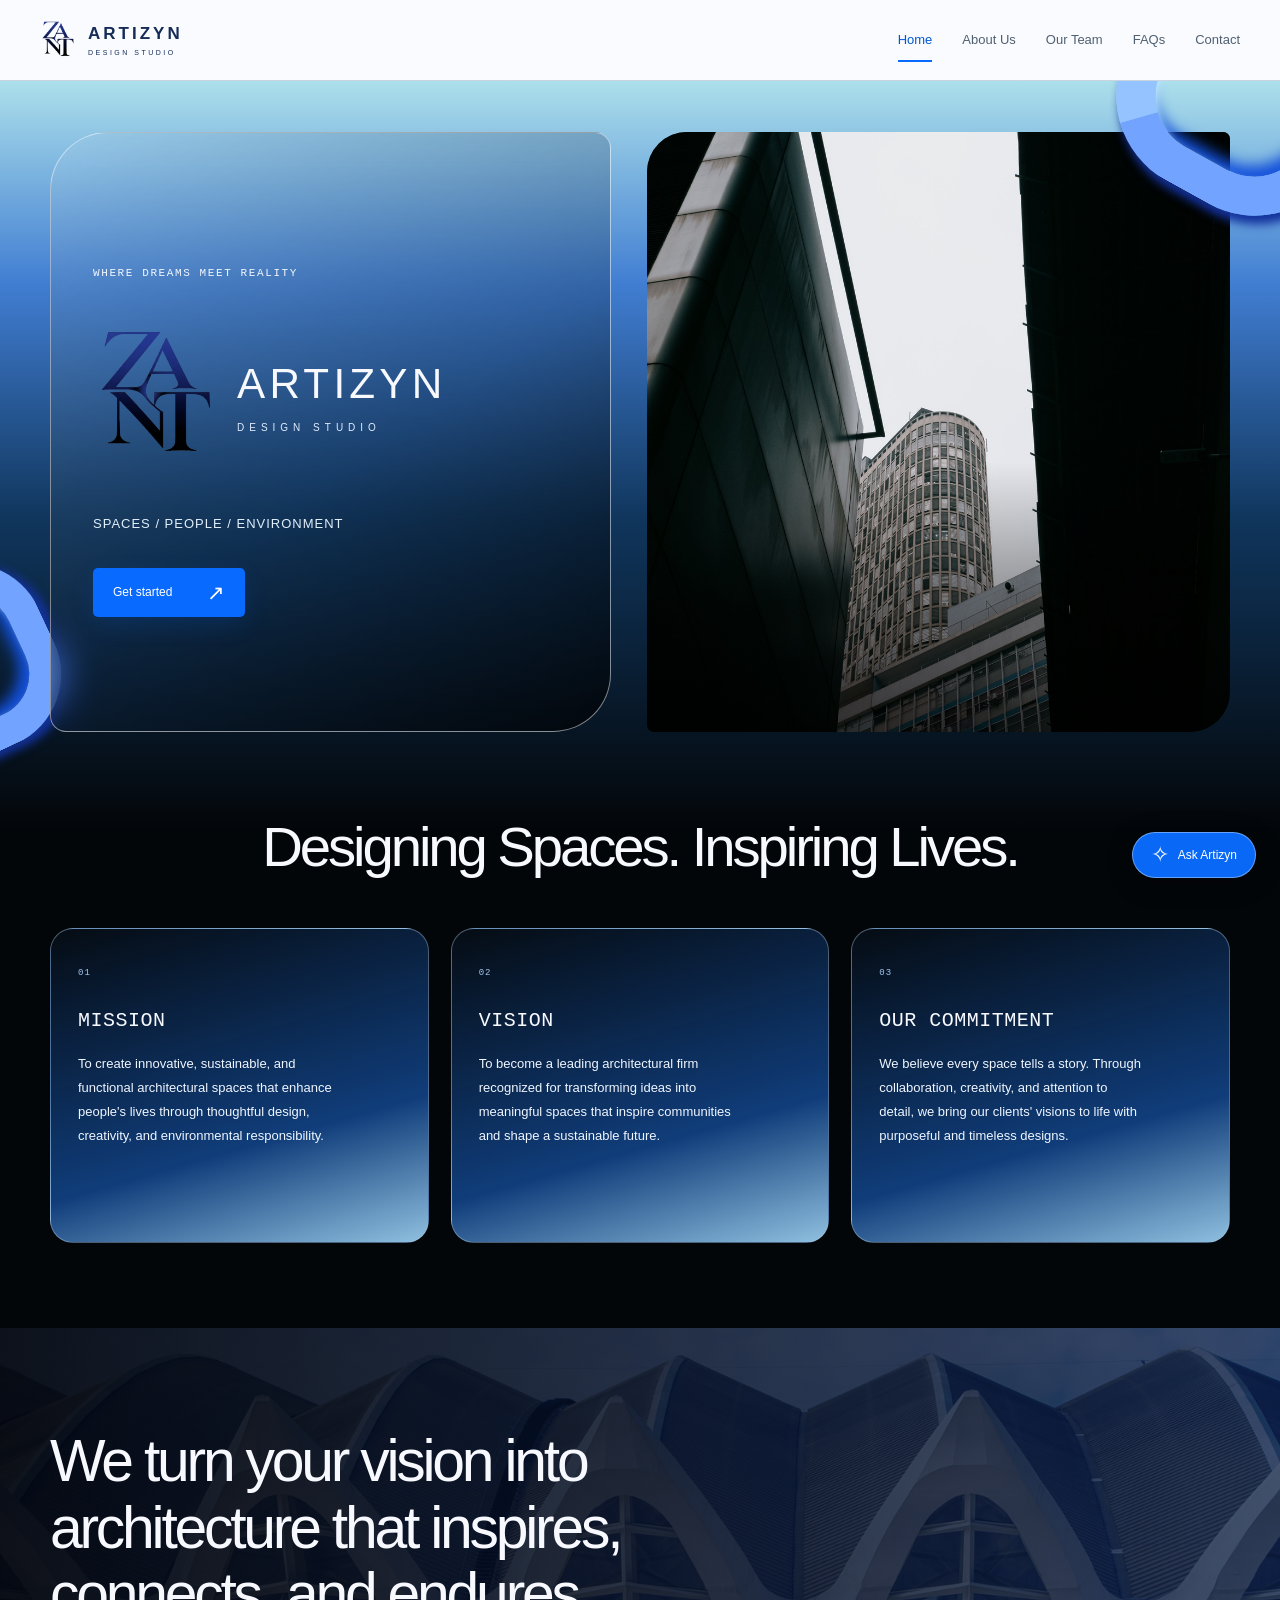
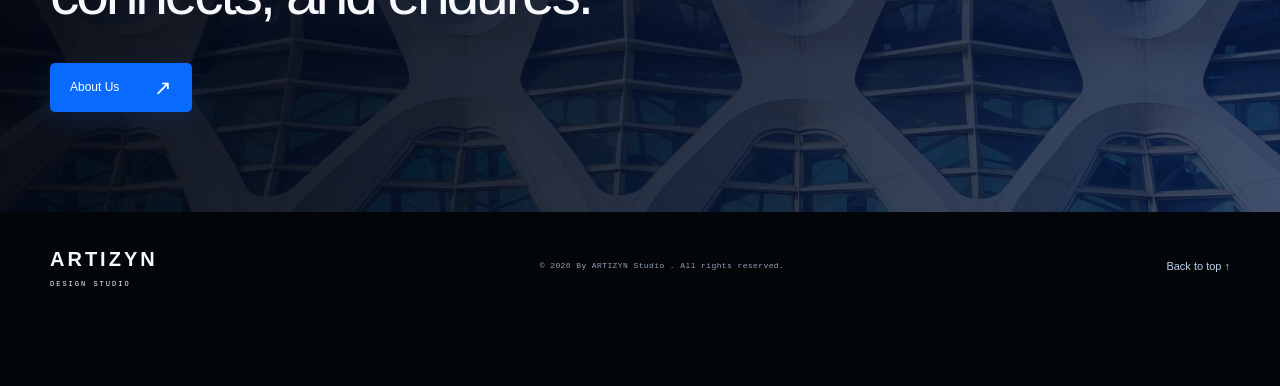
<file: index.html>
<!doctype html>
<html lang="en">
<head>
  <meta charset="UTF-8">
  <meta name="viewport" content="width=device-width, initial-scale=1">
  <meta name="description" content="ARTIZYN Design Studio. Designing Spaces. Inspiring Lives.">
  <title>Home | ARTIZYN Design Studio</title>
  <link rel="icon" href="assets/344285221e7c3db9e5a2c0e0a486cc6c.png">
  <link rel="stylesheet" href="styles.css">
  <script src="script.js" defer></script>
</head>
<body>
  <a href="#main" class="skip-link">Skip to content</a>
  <header class="site-header"><div class="nav-wrap">
    <a href="index.html" class="studio-logo" aria-label="ARTIZYN Design Studio home"><img src="assets/344285221e7c3db9e5a2c0e0a486cc6c.png" alt="" class="" loading="eager"><span>ARTIZYN<small>DESIGN STUDIO</small></span></a>
    <button type="button" class="menu-toggle" aria-expanded="false" aria-controls="navigation">Menu <span aria-hidden="true">＋</span></button>
    <nav id="navigation" aria-label="Main navigation"><a href="index.html" class="active" aria-current="page">Home</a><a href="about.html">About Us</a><a href="team.html">Our Team</a><a href="faqs.html">FAQs</a><a href="contact.html">Contact</a></nav>
  </div></header>
  <main id="main">
<section class="hero home-hero"><div class="hero-glow" aria-hidden="true"></div><div class="blue-loop loop-one" aria-hidden="true"></div><div class="blue-loop loop-two" aria-hidden="true"></div>
  <div class="hero-layout container">
    <div class="hero-card"><p class="eyebrow">WHERE DREAMS MEET REALITY</p><div class="studio-wordmark"><img src="assets/344285221e7c3db9e5a2c0e0a486cc6c.png" alt="Artizyn monogram" class="" loading="eager"><div><h1>ARTIZYN</h1><p>DESIGN STUDIO</p></div></div><p class="hero-description">SPACES / PEOPLE / ENVIRONMENT</p><a class="button button-blue" href="about.html">Get started<span aria-hidden="true">↗</span></a></div>
    <figure class="hero-image"><img src="assets/49edb417841aae262f626a16a9c763dc.jpg" alt="Upward view of architecture framed by surrounding buildings" class="" loading="eager"></figure>
  </div>
  <section class="intro container" aria-labelledby="home-intro"><h2 id="home-intro">Designing Spaces. Inspiring Lives.</h2><div class="values-grid">
    <article class="glass-card"><span class="card-number">01</span><h3>MISSION</h3><p>To create innovative, sustainable, and functional architectural spaces that enhance people&#x27;s lives through thoughtful design, creativity, and environmental responsibility.</p></article>
    <article class="glass-card"><span class="card-number">02</span><h3>VISION</h3><p>To become a leading architectural firm recognized for transforming ideas into meaningful spaces that inspire communities and shape a sustainable future.</p></article>
    <article class="glass-card"><span class="card-number">03</span><h3>OUR COMMITMENT</h3><p>We believe every space tells a story. Through collaboration, creativity, and attention to detail, we bring our clients&#x27; visions to life with purposeful and timeless designs.</p></article>
  </div></section>
</section>
<section class="home-statement"><div class="statement-image"><img src="assets/d022414d84f04f4055fe163763dd8db2.jpg" alt="Sculptural architectural facade" class="" loading="lazy"></div><div class="container"><h2>We turn your vision into architecture that inspires, connects, and endures.</h2><a href="about.html" class="button button-blue">About Us <span aria-hidden="true">↗</span></a></div></section>
</main>
  <footer class="container site-footer"><a href="index.html" class="footer-wordmark">ARTIZYN<span>DESIGN STUDIO</span></a><p>© 2026 By ARTIZYN Studio . All rights reserved.</p><a href="#main" class="back-top">Back to top ↑</a></footer>
  <div class="assistant-panel" id="assistant-panel" hidden><div class="assistant-header"><strong>Artizyn</strong><button id="assistant-close" type="button" aria-label="Close Artizyn assistant">×</button></div><iframe id="assistant-frame" title="Artizyn AI Agent and Design Helper" data-src="https://agent.jotform.com/01a19ae77b0070008f9f59770c9044ddc008/canva-chatbot-bubble" referrerpolicy="strict-origin-when-cross-origin"></iframe><a href="https://agent.jotform.com/01a19ae77b0070008f9f59770c9044ddc008/canva-chatbot-bubble" target="_blank" rel="noopener noreferrer" class="assistant-link">Open assistant in a new tab ↗</a></div>
  <button class="assistant-toggle" id="assistant-toggle" type="button" aria-expanded="false" aria-controls="assistant-panel"><span aria-hidden="true">✧</span> Ask Artizyn</button>
  <dialog id="project-dialog" aria-labelledby="dialog-title"><div class="dialog-header"><h2 id="dialog-title">Selected Works</h2><button id="dialog-close" type="button" aria-label="Close project image">Close ×</button></div><img id="dialog-image" alt=""><p id="dialog-address"></p></dialog>
</body>
</html>
</file>
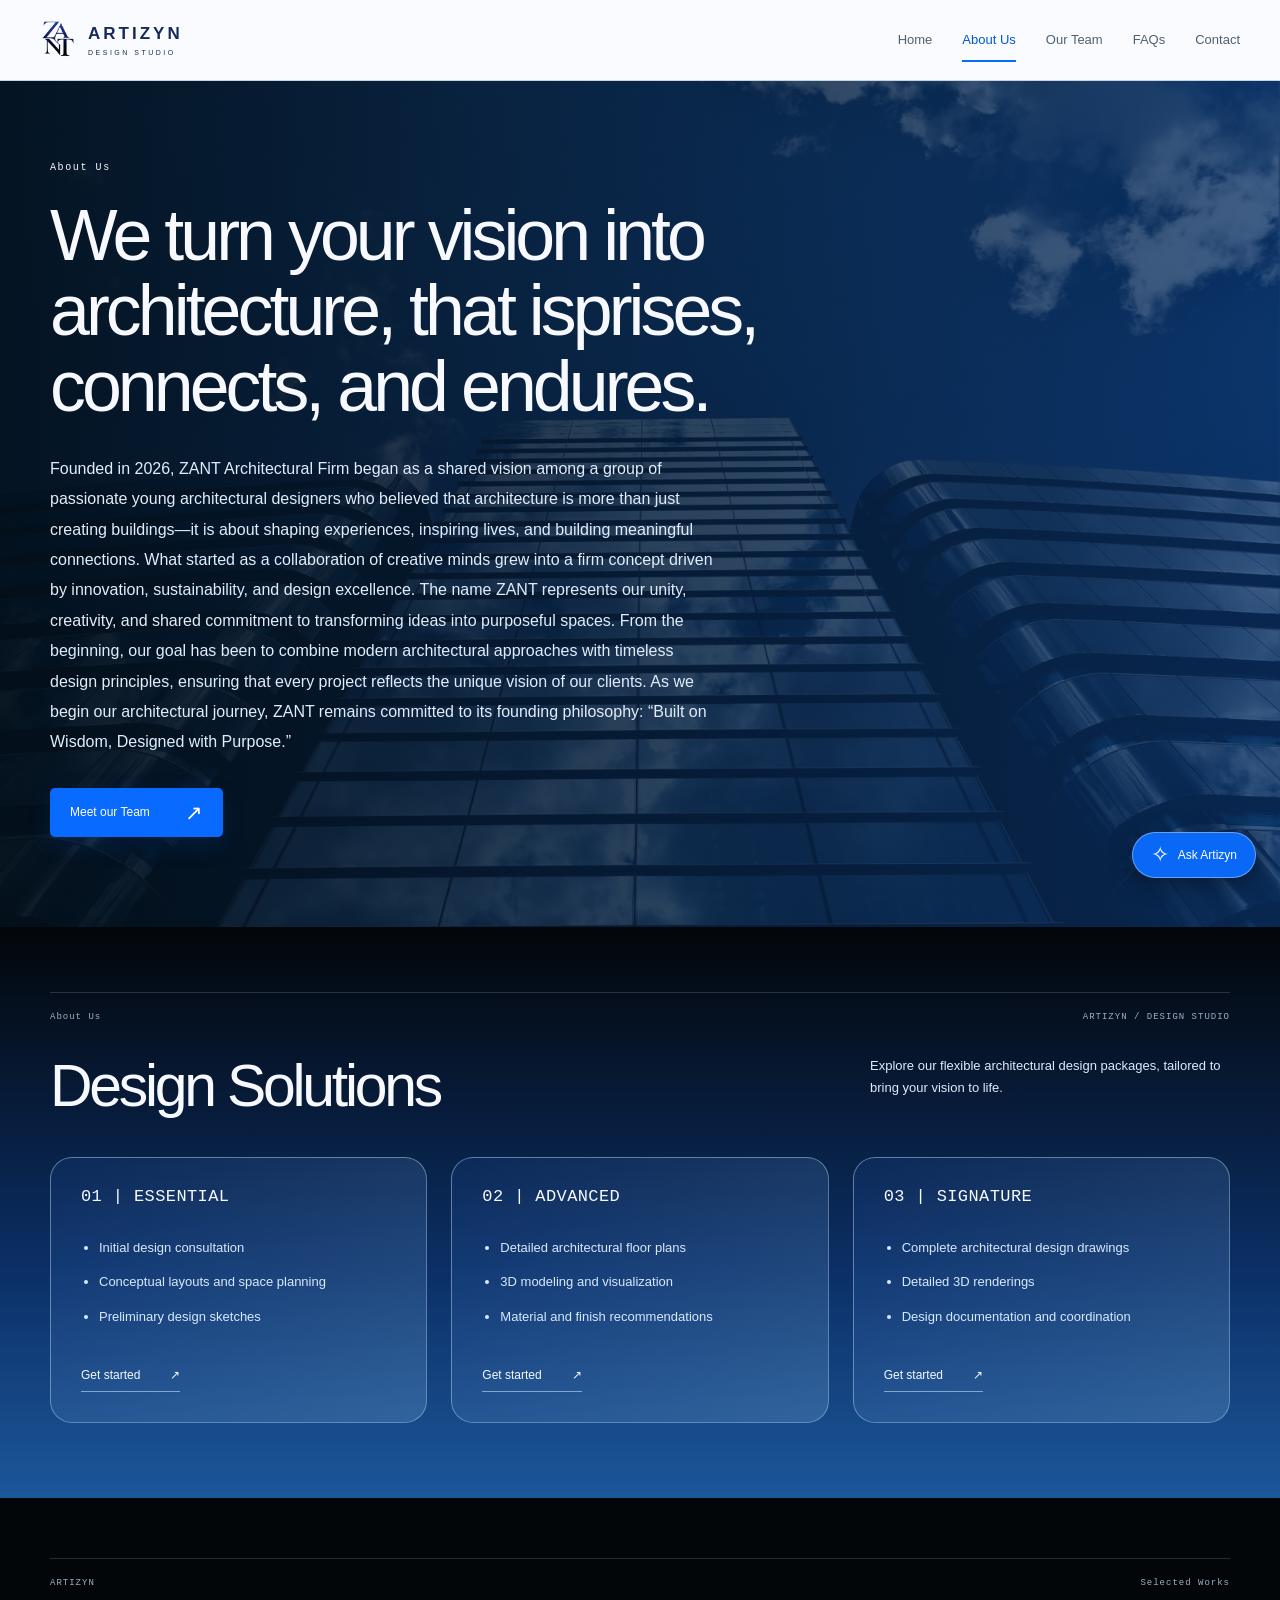
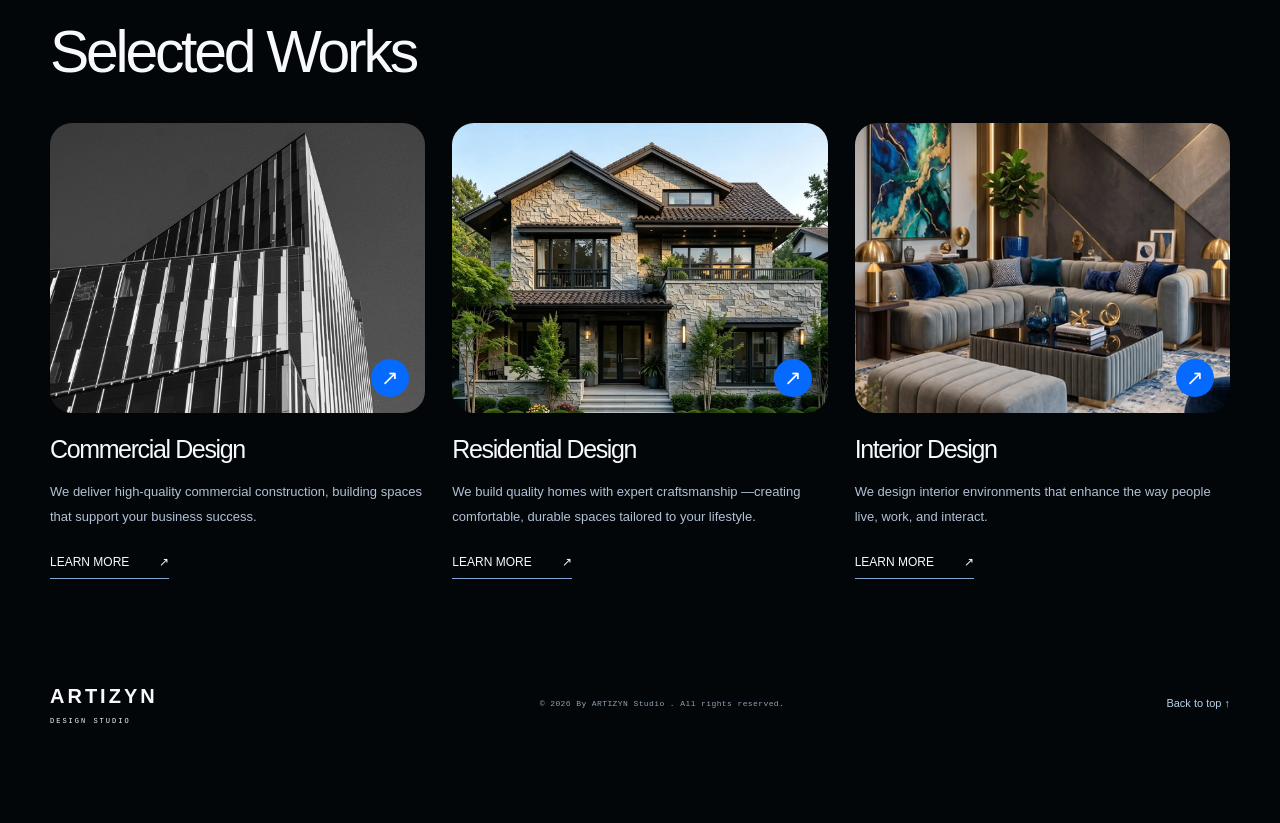
<file: about.html>
<!doctype html>
<html lang="en">
<head>
  <meta charset="UTF-8">
  <meta name="viewport" content="width=device-width, initial-scale=1">
  <meta name="description" content="ARTIZYN Design Studio. Designing Spaces. Inspiring Lives.">
  <title>About Us | ARTIZYN Design Studio</title>
  <link rel="icon" href="assets/344285221e7c3db9e5a2c0e0a486cc6c.png">
  <link rel="stylesheet" href="styles.css">
  <script src="script.js" defer></script>
</head>
<body>
  <a href="#main" class="skip-link">Skip to content</a>
  <header class="site-header"><div class="nav-wrap">
    <a href="index.html" class="studio-logo" aria-label="ARTIZYN Design Studio home"><img src="assets/344285221e7c3db9e5a2c0e0a486cc6c.png" alt="" class="" loading="eager"><span>ARTIZYN<small>DESIGN STUDIO</small></span></a>
    <button type="button" class="menu-toggle" aria-expanded="false" aria-controls="navigation">Menu <span aria-hidden="true">＋</span></button>
    <nav id="navigation" aria-label="Main navigation"><a href="index.html">Home</a><a href="about.html" class="active" aria-current="page">About Us</a><a href="team.html">Our Team</a><a href="faqs.html">FAQs</a><a href="contact.html">Contact</a></nav>
  </div></header>
  <main id="main">
<section class="about-banner"><div class="about-background"><img src="assets/c82552db2556053404ffef305cc319f3.jpg" alt="" class="" loading="lazy"></div><div class="container about-banner-inner"><p class="eyebrow">About Us</p><h1>We turn your vision into architecture, that isprises, connects, and endures.</h1><p class="about-story">Founded in 2026, ZANT Architectural Firm began as a shared vision among a group of passionate young architectural designers who believed that architecture is more than just creating buildings—it is about shaping experiences, inspiring lives, and building meaningful connections. What started as a collaboration of creative minds grew into a firm concept driven by innovation, sustainability, and design excellence.

The name ZANT represents our unity, creativity, and shared commitment to transforming ideas into purposeful spaces. From the beginning, our goal has been to combine modern architectural approaches with timeless design principles, ensuring that every project reflects the unique vision of our clients.

As we begin our architectural journey, ZANT remains committed to its founding philosophy: “Built on Wisdom, Designed with Purpose.”</p><a class="button button-blue" href="team.html">Meet our Team <span aria-hidden="true">↗</span></a></div></section>
<section class="packages-section"><div class="container"><div class="section-topline"><span>About Us</span><span>ARTIZYN / DESIGN STUDIO</span></div><div class="section-heading"><h2>Design Solutions</h2><p>Explore our flexible architectural design packages, tailored to bring your vision to life.</p></div><div class="package-grid"><article class="package-card"><h3>01 | ESSENTIAL</h3><ul><li>Initial design consultation</li><li>Conceptual layouts and space planning</li><li>Preliminary design sketches</li></ul><a class="text-link" href="contact.html?package=Essential">Get started <span aria-hidden="true">↗</span></a></article><article class="package-card"><h3>02 | ADVANCED</h3><ul><li>Detailed architectural floor plans</li><li>3D modeling and visualization</li><li>Material and finish recommendations</li></ul><a class="text-link" href="contact.html?package=Advanced">Get started <span aria-hidden="true">↗</span></a></article><article class="package-card"><h3>03 | SIGNATURE</h3><ul><li>Complete architectural design drawings</li><li>Detailed 3D renderings</li><li>Design documentation and coordination</li></ul><a class="text-link" href="contact.html?package=Signature">Get started <span aria-hidden="true">↗</span></a></article></div></div></section>
<section class="selected-section container" id="selected-works"><div class="section-topline"><span>ARTIZYN</span><span>Selected Works</span></div><h2>Selected Works</h2><div class="work-grid"><article class="work-category"><a class="work-category-image" href="commercial.html"><img src="assets/98d7e2358748f0d993f6f96458d1f9bc.jpg" alt="Commercial Design" class="" loading="lazy"><span aria-hidden="true">↗</span></a><h3>Commercial Design</h3><p>We deliver high-quality commercial construction, building spaces that support your business success.</p><a class="text-link" href="commercial.html">LEARN MORE <span aria-hidden="true">↗</span></a></article><article class="work-category"><a class="work-category-image" href="residential.html"><img src="assets/cbf2e55124b88dc359e330a60bb143f4.png" alt="Residential Design" class="" loading="lazy"><span aria-hidden="true">↗</span></a><h3>Residential Design</h3><p>We build quality homes with expert craftsmanship —creating comfortable, durable spaces tailored to your lifestyle.</p><a class="text-link" href="residential.html">LEARN MORE <span aria-hidden="true">↗</span></a></article><article class="work-category"><a class="work-category-image" href="interiors.html"><img src="assets/83908683cc5d75534dca1bf2333109cd.png" alt="Interior Design" class="" loading="lazy"><span aria-hidden="true">↗</span></a><h3>Interior Design</h3><p>We design interior environments that enhance the way people live, work, and interact.</p><a class="text-link" href="interiors.html">LEARN MORE <span aria-hidden="true">↗</span></a></article></div></section>
</main>
  <footer class="container site-footer"><a href="index.html" class="footer-wordmark">ARTIZYN<span>DESIGN STUDIO</span></a><p>© 2026 By ARTIZYN Studio . All rights reserved.</p><a href="#main" class="back-top">Back to top ↑</a></footer>
  <div class="assistant-panel" id="assistant-panel" hidden><div class="assistant-header"><strong>Artizyn</strong><button id="assistant-close" type="button" aria-label="Close Artizyn assistant">×</button></div><iframe id="assistant-frame" title="Artizyn AI Agent and Design Helper" data-src="https://agent.jotform.com/01a19ae77b0070008f9f59770c9044ddc008/canva-chatbot-bubble" referrerpolicy="strict-origin-when-cross-origin"></iframe><a href="https://agent.jotform.com/01a19ae77b0070008f9f59770c9044ddc008/canva-chatbot-bubble" target="_blank" rel="noopener noreferrer" class="assistant-link">Open assistant in a new tab ↗</a></div>
  <button class="assistant-toggle" id="assistant-toggle" type="button" aria-expanded="false" aria-controls="assistant-panel"><span aria-hidden="true">✧</span> Ask Artizyn</button>
  <dialog id="project-dialog" aria-labelledby="dialog-title"><div class="dialog-header"><h2 id="dialog-title">Selected Works</h2><button id="dialog-close" type="button" aria-label="Close project image">Close ×</button></div><img id="dialog-image" alt=""><p id="dialog-address"></p></dialog>
</body>
</html>
</file>
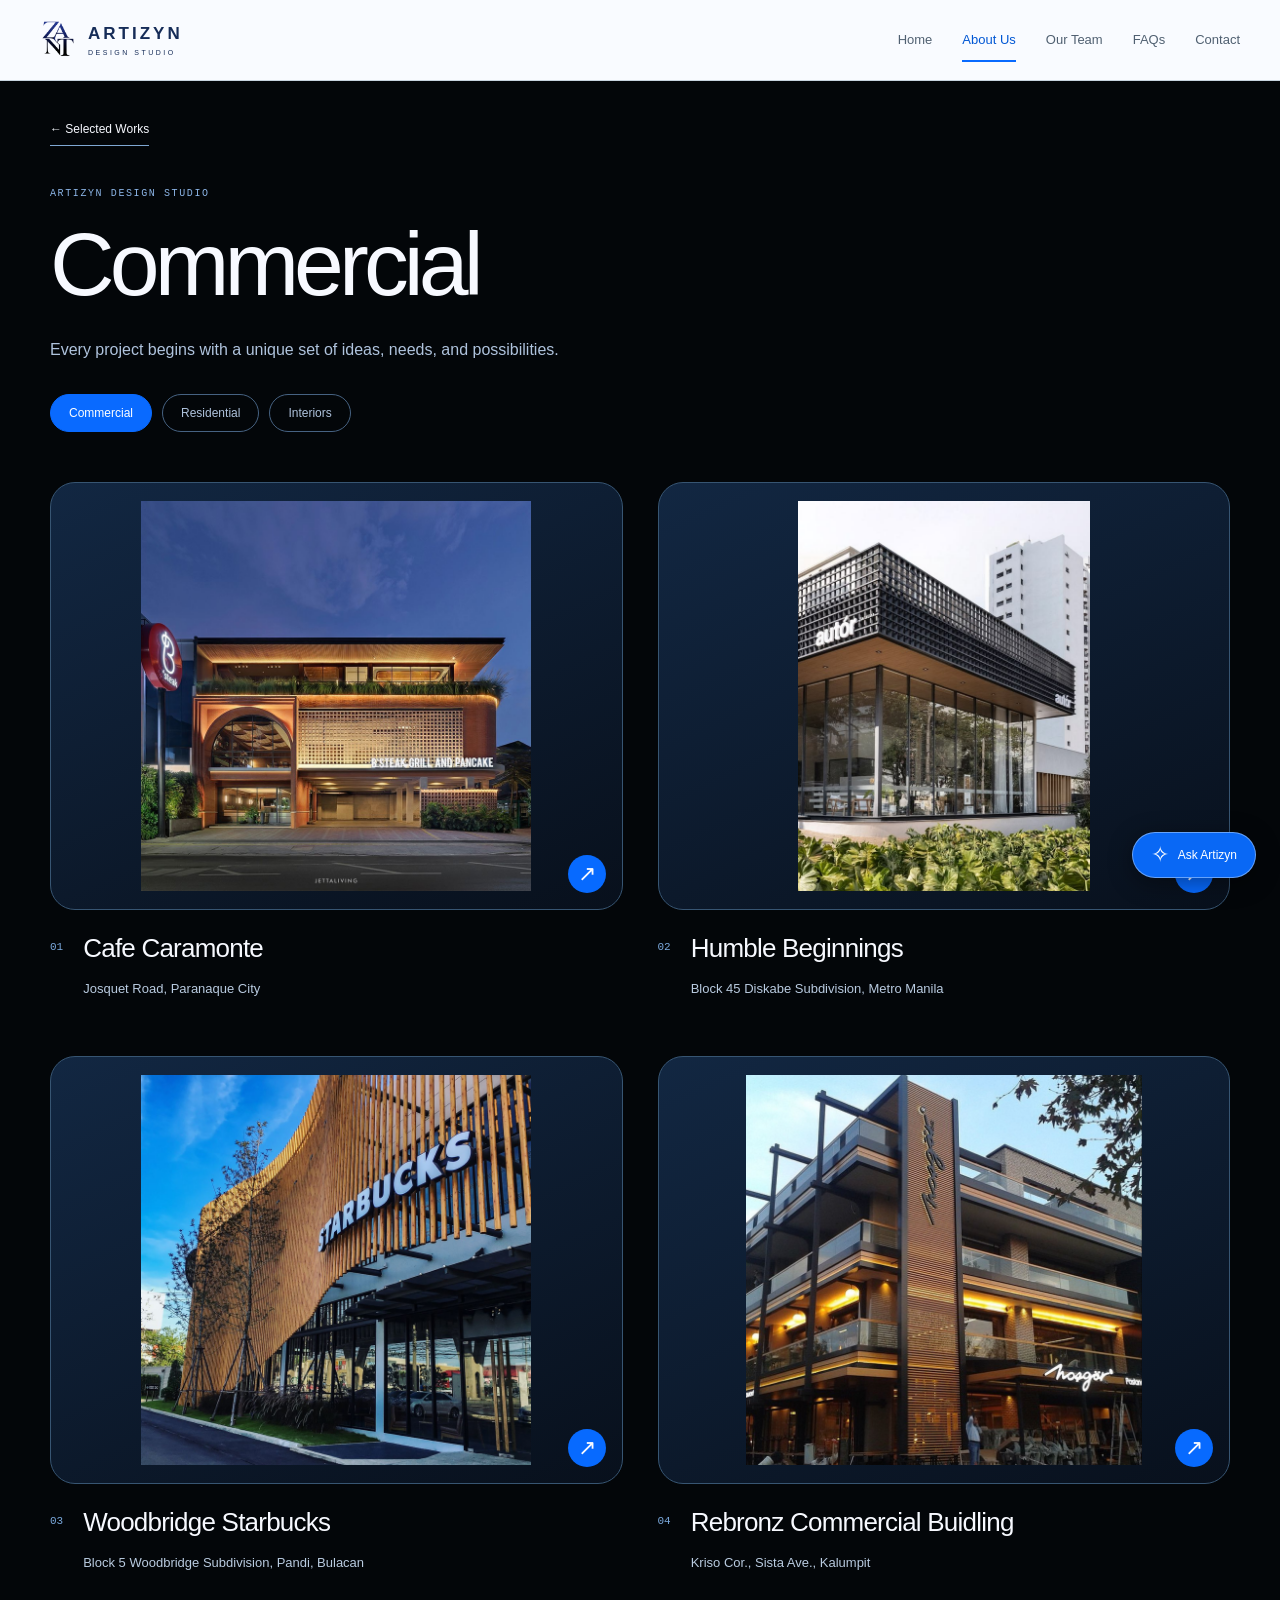
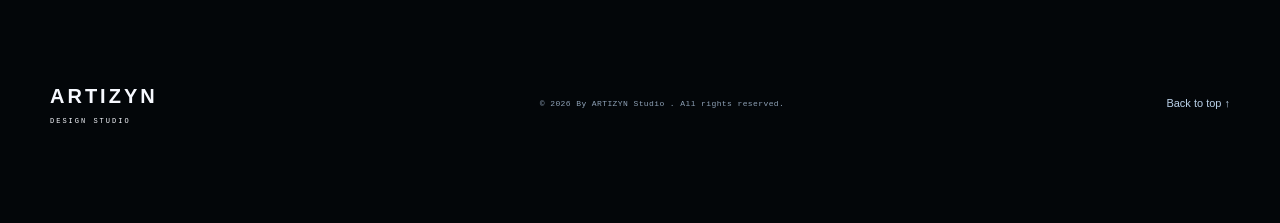
<file: commercial.html>
<!doctype html>
<html lang="en">
<head>
  <meta charset="UTF-8">
  <meta name="viewport" content="width=device-width, initial-scale=1">
  <meta name="description" content="ARTIZYN Design Studio. Designing Spaces. Inspiring Lives.">
  <title>Commercial | ARTIZYN Design Studio</title>
  <link rel="icon" href="assets/344285221e7c3db9e5a2c0e0a486cc6c.png">
  <link rel="stylesheet" href="styles.css">
  <script src="script.js" defer></script>
</head>
<body>
  <a href="#main" class="skip-link">Skip to content</a>
  <header class="site-header"><div class="nav-wrap">
    <a href="index.html" class="studio-logo" aria-label="ARTIZYN Design Studio home"><img src="assets/344285221e7c3db9e5a2c0e0a486cc6c.png" alt="" class="" loading="eager"><span>ARTIZYN<small>DESIGN STUDIO</small></span></a>
    <button type="button" class="menu-toggle" aria-expanded="false" aria-controls="navigation">Menu <span aria-hidden="true">＋</span></button>
    <nav id="navigation" aria-label="Main navigation"><a href="index.html">Home</a><a href="about.html" class="active" aria-current="page">About Us</a><a href="team.html">Our Team</a><a href="faqs.html">FAQs</a><a href="contact.html">Contact</a></nav>
  </div></header>
  <main id="main"><section class="portfolio-intro container"><a href="about.html#selected-works" class="text-link">← Selected Works</a><p class="eyebrow">ARTIZYN DESIGN STUDIO</p><h1>Commercial</h1><p>Every project begins with a unique set of ideas, needs, and possibilities.</p><nav class="portfolio-tabs" aria-label="Project categories"><a href="commercial.html" class="active" aria-current="page">Commercial</a><a href="residential.html">Residential</a><a href="interiors.html">Interiors</a></nav></section><section class="portfolio-grid container" aria-label="Commercial projects"><article class="project-card"><button type="button" class="project-image" data-project-image="assets/9731ad97f3f299ed7e782bea68ff17cd.png" data-project-name="Cafe Caramonte" data-project-address="Josquet Road, Paranaque City" aria-label="View Cafe Caramonte"><img src="assets/9731ad97f3f299ed7e782bea68ff17cd.png" alt="Cafe Caramonte" class="" loading="eager"><span aria-hidden="true">↗</span></button><div class="project-caption"><span class="project-index">01</span><div><h2>Cafe Caramonte</h2><p>Josquet Road, Paranaque City</p></div></div></article><article class="project-card"><button type="button" class="project-image" data-project-image="assets/8c7ffe72e4025b9721c260d6d54c5d95.png" data-project-name="Humble Beginnings" data-project-address="Block 45 Diskabe Subdivision, Metro Manila" aria-label="View Humble Beginnings"><img src="assets/8c7ffe72e4025b9721c260d6d54c5d95.png" alt="Humble Beginnings" class="" loading="eager"><span aria-hidden="true">↗</span></button><div class="project-caption"><span class="project-index">02</span><div><h2>Humble Beginnings</h2><p>Block 45 Diskabe Subdivision, Metro Manila</p></div></div></article><article class="project-card"><button type="button" class="project-image" data-project-image="assets/f4549079f5639c5263033338af4e9fd9.png" data-project-name="Woodbridge Starbucks" data-project-address="Block 5 Woodbridge Subdivision, Pandi, Bulacan" aria-label="View Woodbridge Starbucks"><img src="assets/f4549079f5639c5263033338af4e9fd9.png" alt="Woodbridge Starbucks" class="" loading="lazy"><span aria-hidden="true">↗</span></button><div class="project-caption"><span class="project-index">03</span><div><h2>Woodbridge Starbucks</h2><p>Block 5 Woodbridge Subdivision, Pandi, Bulacan</p></div></div></article><article class="project-card"><button type="button" class="project-image" data-project-image="assets/e806193c1e0f4c682f0e52a2d29e6f30.png" data-project-name="Rebronz Commercial Buidling" data-project-address="Kriso Cor., Sista Ave., Kalumpit" aria-label="View Rebronz Commercial Buidling"><img src="assets/e806193c1e0f4c682f0e52a2d29e6f30.png" alt="Rebronz Commercial Buidling" class="" loading="lazy"><span aria-hidden="true">↗</span></button><div class="project-caption"><span class="project-index">04</span><div><h2>Rebronz Commercial Buidling</h2><p>Kriso Cor., Sista Ave., Kalumpit</p></div></div></article></section></main>
  <footer class="container site-footer"><a href="index.html" class="footer-wordmark">ARTIZYN<span>DESIGN STUDIO</span></a><p>© 2026 By ARTIZYN Studio . All rights reserved.</p><a href="#main" class="back-top">Back to top ↑</a></footer>
  <div class="assistant-panel" id="assistant-panel" hidden><div class="assistant-header"><strong>Artizyn</strong><button id="assistant-close" type="button" aria-label="Close Artizyn assistant">×</button></div><iframe id="assistant-frame" title="Artizyn AI Agent and Design Helper" data-src="https://agent.jotform.com/01a19ae77b0070008f9f59770c9044ddc008/canva-chatbot-bubble" referrerpolicy="strict-origin-when-cross-origin"></iframe><a href="https://agent.jotform.com/01a19ae77b0070008f9f59770c9044ddc008/canva-chatbot-bubble" target="_blank" rel="noopener noreferrer" class="assistant-link">Open assistant in a new tab ↗</a></div>
  <button class="assistant-toggle" id="assistant-toggle" type="button" aria-expanded="false" aria-controls="assistant-panel"><span aria-hidden="true">✧</span> Ask Artizyn</button>
  <dialog id="project-dialog" aria-labelledby="dialog-title"><div class="dialog-header"><h2 id="dialog-title">Selected Works</h2><button id="dialog-close" type="button" aria-label="Close project image">Close ×</button></div><img id="dialog-image" alt=""><p id="dialog-address"></p></dialog>
</body>
</html>
</file>
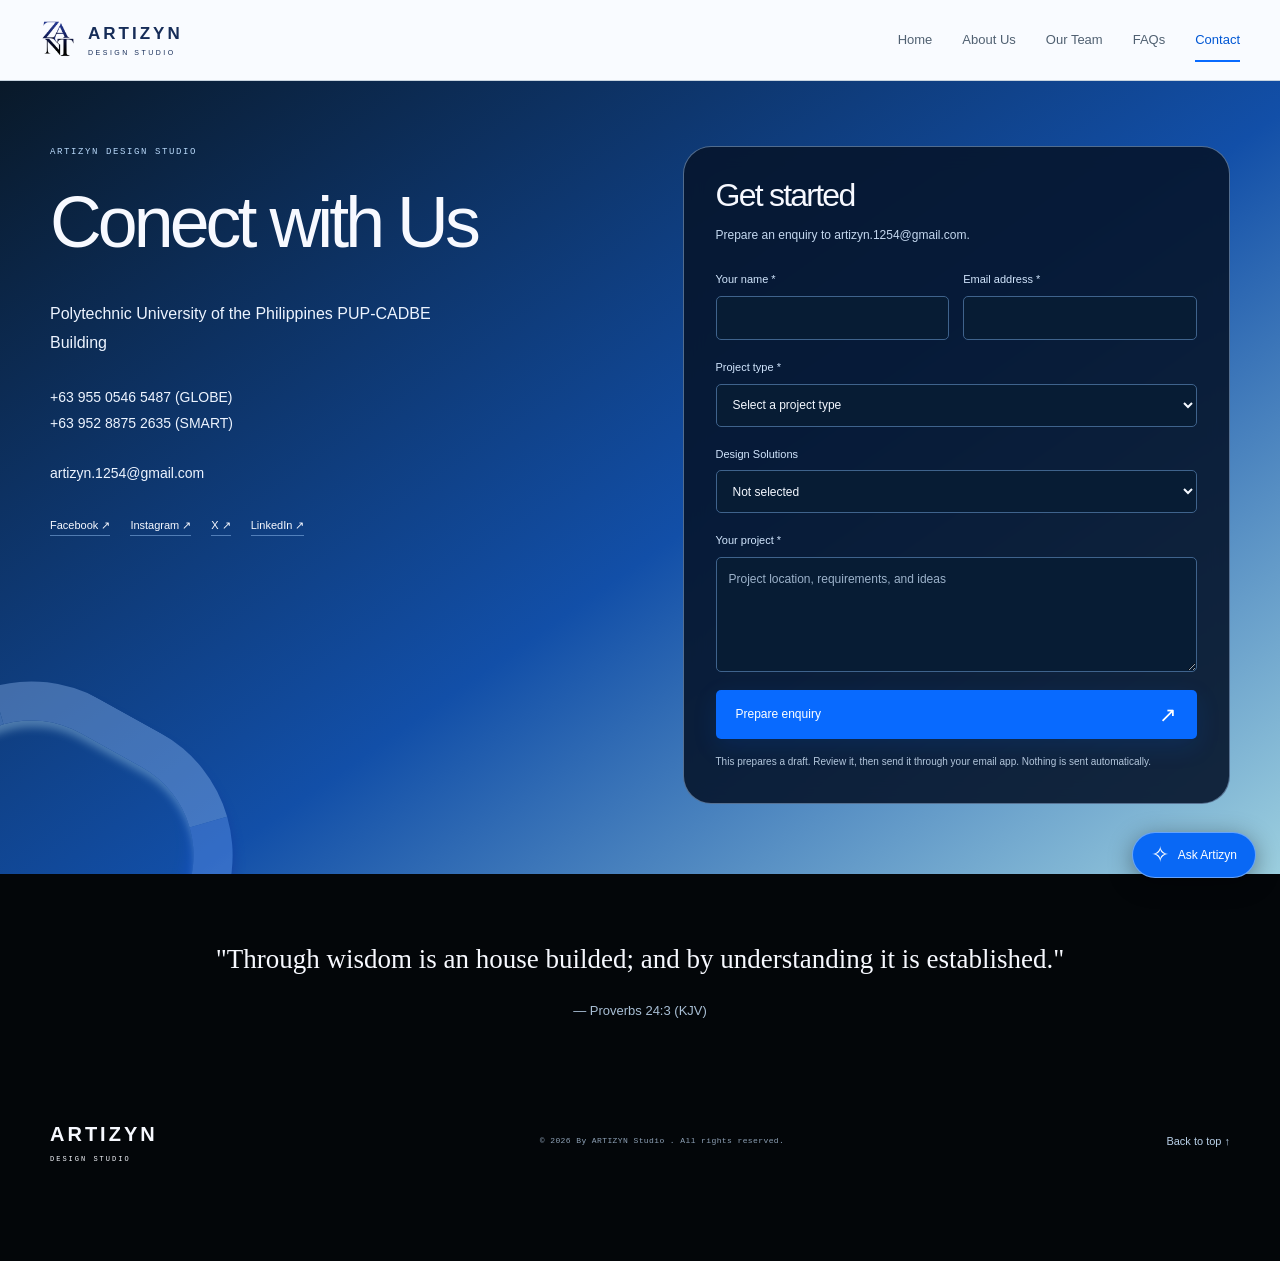
<file: contact.html>
<!doctype html>
<html lang="en">
<head>
  <meta charset="UTF-8">
  <meta name="viewport" content="width=device-width, initial-scale=1">
  <meta name="description" content="ARTIZYN Design Studio. Designing Spaces. Inspiring Lives.">
  <title>Contact | ARTIZYN Design Studio</title>
  <link rel="icon" href="assets/344285221e7c3db9e5a2c0e0a486cc6c.png">
  <link rel="stylesheet" href="styles.css">
  <script src="script.js" defer></script>
</head>
<body>
  <a href="#main" class="skip-link">Skip to content</a>
  <header class="site-header"><div class="nav-wrap">
    <a href="index.html" class="studio-logo" aria-label="ARTIZYN Design Studio home"><img src="assets/344285221e7c3db9e5a2c0e0a486cc6c.png" alt="" class="" loading="eager"><span>ARTIZYN<small>DESIGN STUDIO</small></span></a>
    <button type="button" class="menu-toggle" aria-expanded="false" aria-controls="navigation">Menu <span aria-hidden="true">＋</span></button>
    <nav id="navigation" aria-label="Main navigation"><a href="index.html">Home</a><a href="about.html">About Us</a><a href="team.html">Our Team</a><a href="faqs.html">FAQs</a><a href="contact.html" class="active" aria-current="page">Contact</a></nav>
  </div></header>
  <main id="main">
<section class="contact-section contact-page"><div class="blue-loop contact-loop" aria-hidden="true"></div><div class="container contact-layout"><div class="contact-copy"><p class="eyebrow">ARTIZYN DESIGN STUDIO</p><h1>Conect with Us</h1><div class="contact-information" id="location"><p>Polytechnic University of the Philippines PUP-CADBE Building</p><a href="tel:+6395505465487">+63 955 0546 5487 (GLOBE)</a><a href="tel:+6395288752635">+63 952 8875 2635 (SMART)</a><a class="contact-email" href="mailto:artizyn.1254@gmail.com">artizyn.1254@gmail.com</a></div><div class="social-links" aria-label="Social links"><a href="https://www.facebook.com/www.zymondominic" target="_blank" rel="noopener noreferrer">Facebook ↗</a><a href="https://www.instagram.com/zuck/" target="_blank" rel="noopener noreferrer">Instagram ↗</a><a href="https://x.com/elonmusk" target="_blank" rel="noopener noreferrer">X ↗</a><a href="https://lnkd.in/p/gmKjzNUK" target="_blank" rel="noopener noreferrer">LinkedIn ↗</a></div></div>
<div class="contact-form-wrap"><form id="enquiry-form"><h2>Get started</h2><p class="form-intro">Prepare an enquiry to artizyn.1254@gmail.com.</p><div class="form-row"><div class="field"><label for="client-name">Your name *</label><input id="client-name" name="name" autocomplete="name" required maxlength="100"></div><div class="field"><label for="client-email">Email address *</label><input id="client-email" name="email" type="email" autocomplete="email" required maxlength="150"></div></div><div class="field"><label for="project-type">Project type *</label><select id="project-type" name="project" required><option value="">Select a project type</option><option>Residential</option><option>Commercial</option><option>Interiors</option><option>Other</option></select></div><div class="field"><label for="design-package">Design Solutions</label><select id="design-package" name="package"><option value="">Not selected</option><option>Essential</option><option>Advanced</option><option>Signature</option></select></div><div class="field"><label for="project-message">Your project *</label><textarea id="project-message" name="message" rows="4" required minlength="10" maxlength="3000" placeholder="Project location, requirements, and ideas"></textarea></div><button class="button button-blue" type="submit">Prepare enquiry <span aria-hidden="true">↗</span></button><p class="form-note">This prepares a draft. Review it, then send it through your email app. Nothing is sent automatically.</p></form><section class="enquiry-result" id="enquiry-result" hidden aria-labelledby="enquiry-heading"><h3 id="enquiry-heading">Your enquiry draft</h3><pre id="enquiry-preview"></pre><div class="draft-actions"><a id="email-enquiry">Open email app ↗</a><button id="copy-enquiry" type="button">Copy draft</button><button id="download-enquiry" type="button">Download .txt</button></div><p role="status" id="draft-status"></p></section></div></div></section>
<section class="bible-quote container"><blockquote>&quot;Through wisdom is an house builded; and by understanding it is established.&quot;</blockquote><p>— Proverbs 24:3 (KJV)</p></section>
</main>
  <footer class="container site-footer"><a href="index.html" class="footer-wordmark">ARTIZYN<span>DESIGN STUDIO</span></a><p>© 2026 By ARTIZYN Studio . All rights reserved.</p><a href="#main" class="back-top">Back to top ↑</a></footer>
  <div class="assistant-panel" id="assistant-panel" hidden><div class="assistant-header"><strong>Artizyn</strong><button id="assistant-close" type="button" aria-label="Close Artizyn assistant">×</button></div><iframe id="assistant-frame" title="Artizyn AI Agent and Design Helper" data-src="https://agent.jotform.com/01a19ae77b0070008f9f59770c9044ddc008/canva-chatbot-bubble" referrerpolicy="strict-origin-when-cross-origin"></iframe><a href="https://agent.jotform.com/01a19ae77b0070008f9f59770c9044ddc008/canva-chatbot-bubble" target="_blank" rel="noopener noreferrer" class="assistant-link">Open assistant in a new tab ↗</a></div>
  <button class="assistant-toggle" id="assistant-toggle" type="button" aria-expanded="false" aria-controls="assistant-panel"><span aria-hidden="true">✧</span> Ask Artizyn</button>
  <dialog id="project-dialog" aria-labelledby="dialog-title"><div class="dialog-header"><h2 id="dialog-title">Selected Works</h2><button id="dialog-close" type="button" aria-label="Close project image">Close ×</button></div><img id="dialog-image" alt=""><p id="dialog-address"></p></dialog>
</body>
</html>
</file>
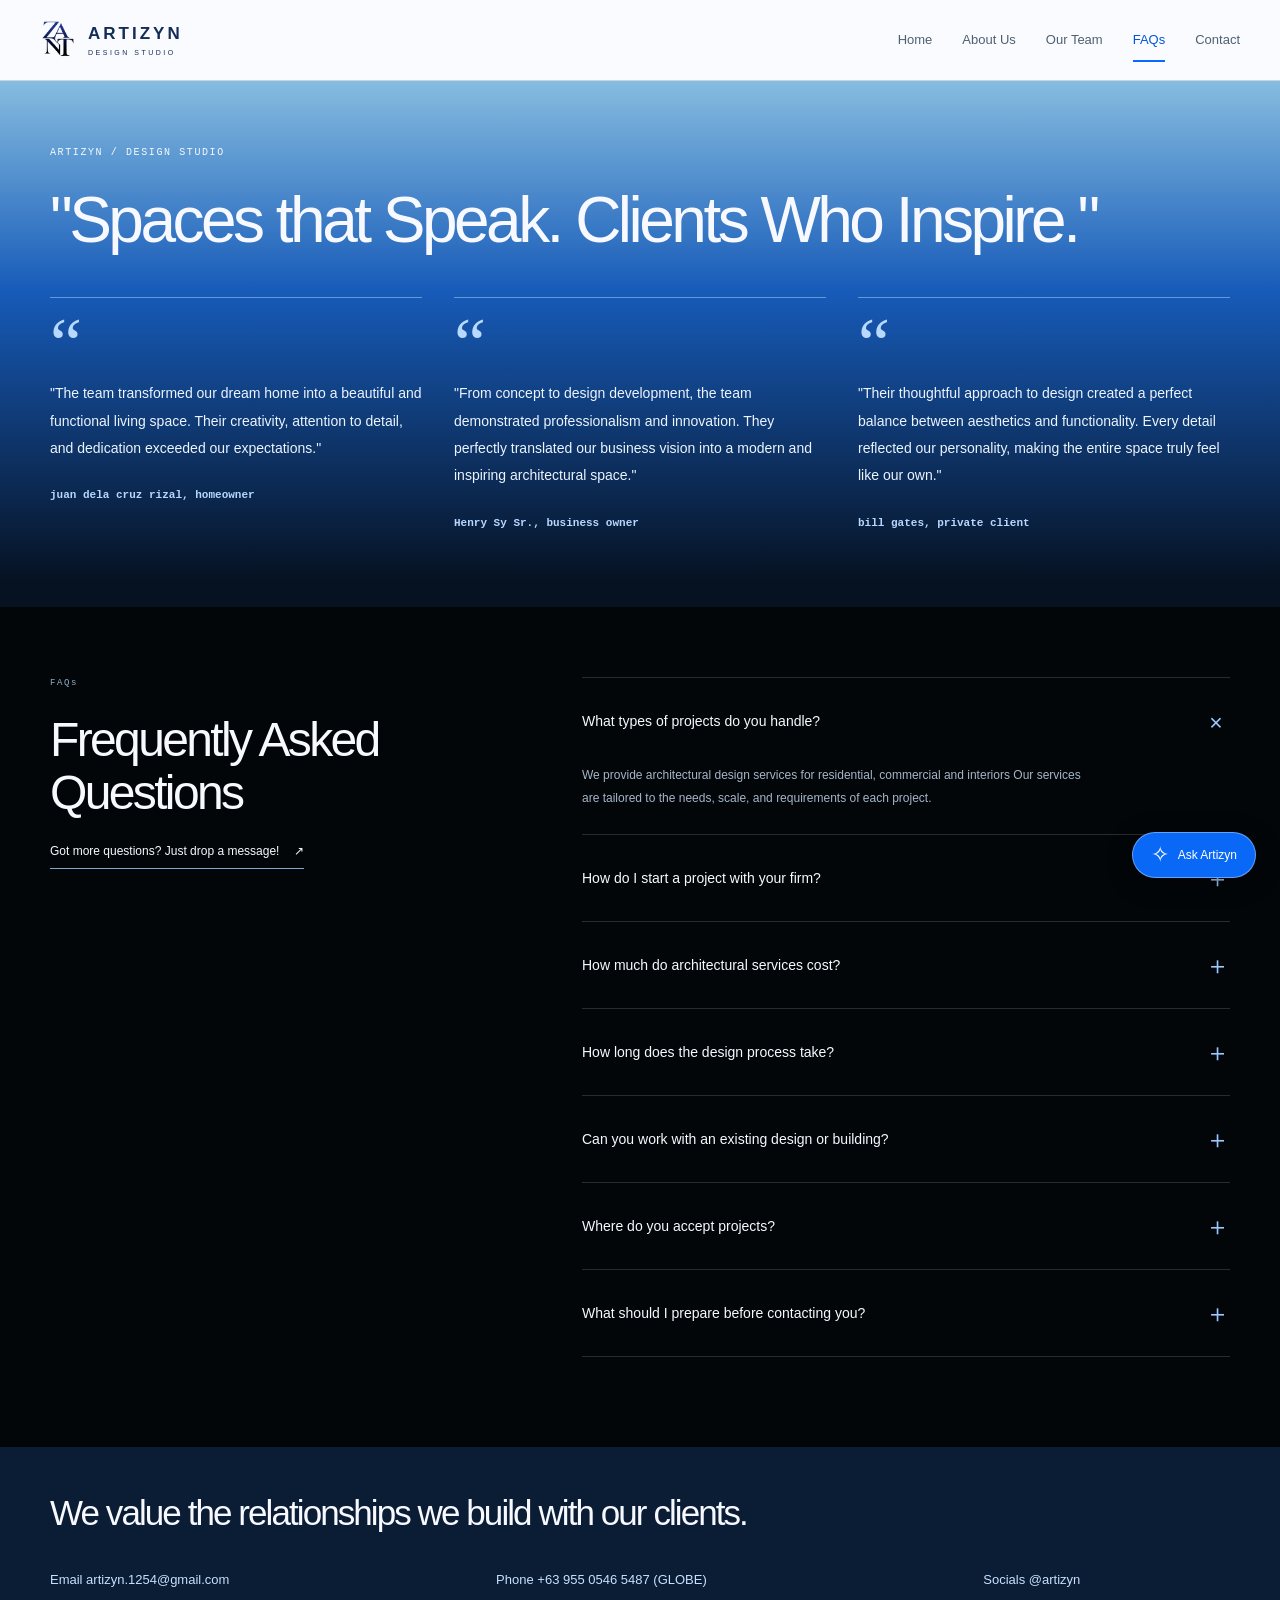
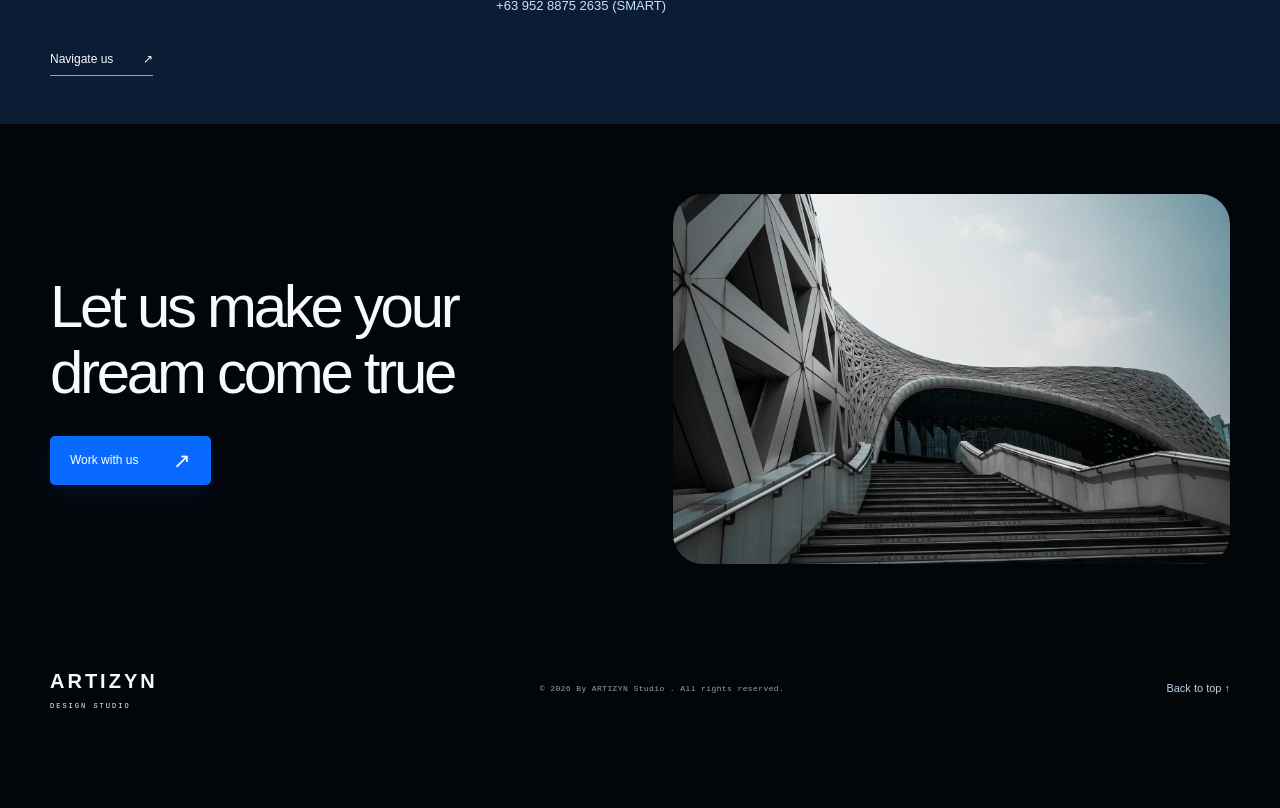
<file: faqs.html>
<!doctype html>
<html lang="en">
<head>
  <meta charset="UTF-8">
  <meta name="viewport" content="width=device-width, initial-scale=1">
  <meta name="description" content="ARTIZYN Design Studio. Designing Spaces. Inspiring Lives.">
  <title>FAQs | ARTIZYN Design Studio</title>
  <link rel="icon" href="assets/344285221e7c3db9e5a2c0e0a486cc6c.png">
  <link rel="stylesheet" href="styles.css">
  <script src="script.js" defer></script>
</head>
<body>
  <a href="#main" class="skip-link">Skip to content</a>
  <header class="site-header"><div class="nav-wrap">
    <a href="index.html" class="studio-logo" aria-label="ARTIZYN Design Studio home"><img src="assets/344285221e7c3db9e5a2c0e0a486cc6c.png" alt="" class="" loading="eager"><span>ARTIZYN<small>DESIGN STUDIO</small></span></a>
    <button type="button" class="menu-toggle" aria-expanded="false" aria-controls="navigation">Menu <span aria-hidden="true">＋</span></button>
    <nav id="navigation" aria-label="Main navigation"><a href="index.html">Home</a><a href="about.html">About Us</a><a href="team.html">Our Team</a><a href="faqs.html" class="active" aria-current="page">FAQs</a><a href="contact.html">Contact</a></nav>
  </div></header>
  <main id="main">
<section class="testimonials-section"><div class="container"><p class="eyebrow">ARTIZYN / DESIGN STUDIO</p><h1>&quot;Spaces that Speak. Clients Who Inspire.&quot;</h1><div class="quotes-grid"><figure class="quote-card"><span class="quote-mark" aria-hidden="true">“</span><blockquote>&quot;The team transformed our dream home into a beautiful and functional living space. Their creativity, attention to detail, and dedication exceeded our expectations.&quot;</blockquote><figcaption>juan dela cruz rizal, homeowner</figcaption></figure><figure class="quote-card"><span class="quote-mark" aria-hidden="true">“</span><blockquote>&quot;From concept to design development, the team demonstrated professionalism and innovation. They perfectly translated our business vision into a modern and inspiring architectural space.&quot;</blockquote><figcaption>Henry Sy Sr., business owner</figcaption></figure><figure class="quote-card"><span class="quote-mark" aria-hidden="true">“</span><blockquote>&quot;Their thoughtful approach to design created a perfect balance between aesthetics and functionality. Every detail reflected our personality, making the entire space truly feel like our own.&quot;</blockquote><figcaption>bill gates, private client</figcaption></figure></div></div></section>
<section class="faq-section container"><div class="faq-layout"><div><p class="eyebrow">FAQs</p><h2>Frequently Asked Questions</h2><a href="contact.html" class="text-link">Got more questions? Just drop a message! <span aria-hidden="true">↗</span></a></div><div class="faq-list"><details open><summary>What types of projects do you handle?<span class="faq-icon" aria-hidden="true">＋</span></summary><p>We provide architectural design services for residential, commercial and interiors Our services are tailored to the needs, scale, and requirements of each project.</p></details><details><summary>How do I start a project with your firm?<span class="faq-icon" aria-hidden="true">＋</span></summary><p>You can begin by contacting us through our inquiry form or email. Share a brief description of your project, your location, and your goals. We will review your inquiry and discuss the next steps.</p></details><details><summary>How much do architectural services cost?<span class="faq-icon" aria-hidden="true">＋</span></summary><p>Professional fees depend on the project&#x27;s scope, complexity, size, and required services. After an initial discussion, we can provide a proposal outlining the scope of work, deliverables, and corresponding fees.</p></details><details><summary>How long does the design process take?<span class="faq-icon" aria-hidden="true">＋</span></summary><p>The timeline varies depending on the project’s size, complexity, and the scope of services. We establish an anticipated schedule during the initial stages of project planning.</p></details><details><summary>Can you work with an existing design or building?<span class="faq-icon" aria-hidden="true">＋</span></summary><p>Yes. We may provide consultation, renovation, or design development services for existing spaces, subject to an assessment of the project and the services required.</p></details><details><summary>Where do you accept projects?<span class="faq-icon" aria-hidden="true">＋</span></summary><p>We are based in PUP CEA and accept projects in Residential, Commercial, and Interior Design. For projects outside these areas, please contact us to discuss feasibility and requirements.</p></details><details><summary>What should I prepare before contacting you?<span class="faq-icon" aria-hidden="true">＋</span></summary><p>It is helpful to have the project location, approximate site or floor area, intended use, initial budget range, and any existing plans or references. However, you can still contact us if your ideas are at an early stage.</p></details></div></div></section>
<section class="faq-contacts"><div class="container"><h2>We value the relationships we build with our clients.</h2><div class="faq-contact-grid"><a href="mailto:artizyn.1254@gmail.com">Email artizyn.1254@gmail.com</a><div><a href="tel:+6395505465487">Phone +63 955 0546 5487 (GLOBE)</a><br><a href="tel:+6395288752635">+63 952 8875 2635 (SMART)</a></div><p>Socials @artizyn</p></div><a href="contact.html#location" class="text-link">Navigate us <span aria-hidden="true">↗</span></a></div></section>
<section class="faq-cta container"><div><h2>Let us make your dream come true</h2><a href="https://lnkd.in/p/gmKjzNUK" class="button button-blue" target="_blank" rel="noopener noreferrer">Work with us <span aria-hidden="true">↗</span></a></div><img src="assets/ce5a1efb2da5e8416d803a79b1815a34.jpg" alt="Sculptural contemporary architecture" class="" loading="lazy"></section>
</main>
  <footer class="container site-footer"><a href="index.html" class="footer-wordmark">ARTIZYN<span>DESIGN STUDIO</span></a><p>© 2026 By ARTIZYN Studio . All rights reserved.</p><a href="#main" class="back-top">Back to top ↑</a></footer>
  <div class="assistant-panel" id="assistant-panel" hidden><div class="assistant-header"><strong>Artizyn</strong><button id="assistant-close" type="button" aria-label="Close Artizyn assistant">×</button></div><iframe id="assistant-frame" title="Artizyn AI Agent and Design Helper" data-src="https://agent.jotform.com/01a19ae77b0070008f9f59770c9044ddc008/canva-chatbot-bubble" referrerpolicy="strict-origin-when-cross-origin"></iframe><a href="https://agent.jotform.com/01a19ae77b0070008f9f59770c9044ddc008/canva-chatbot-bubble" target="_blank" rel="noopener noreferrer" class="assistant-link">Open assistant in a new tab ↗</a></div>
  <button class="assistant-toggle" id="assistant-toggle" type="button" aria-expanded="false" aria-controls="assistant-panel"><span aria-hidden="true">✧</span> Ask Artizyn</button>
  <dialog id="project-dialog" aria-labelledby="dialog-title"><div class="dialog-header"><h2 id="dialog-title">Selected Works</h2><button id="dialog-close" type="button" aria-label="Close project image">Close ×</button></div><img id="dialog-image" alt=""><p id="dialog-address"></p></dialog>
</body>
</html>
</file>
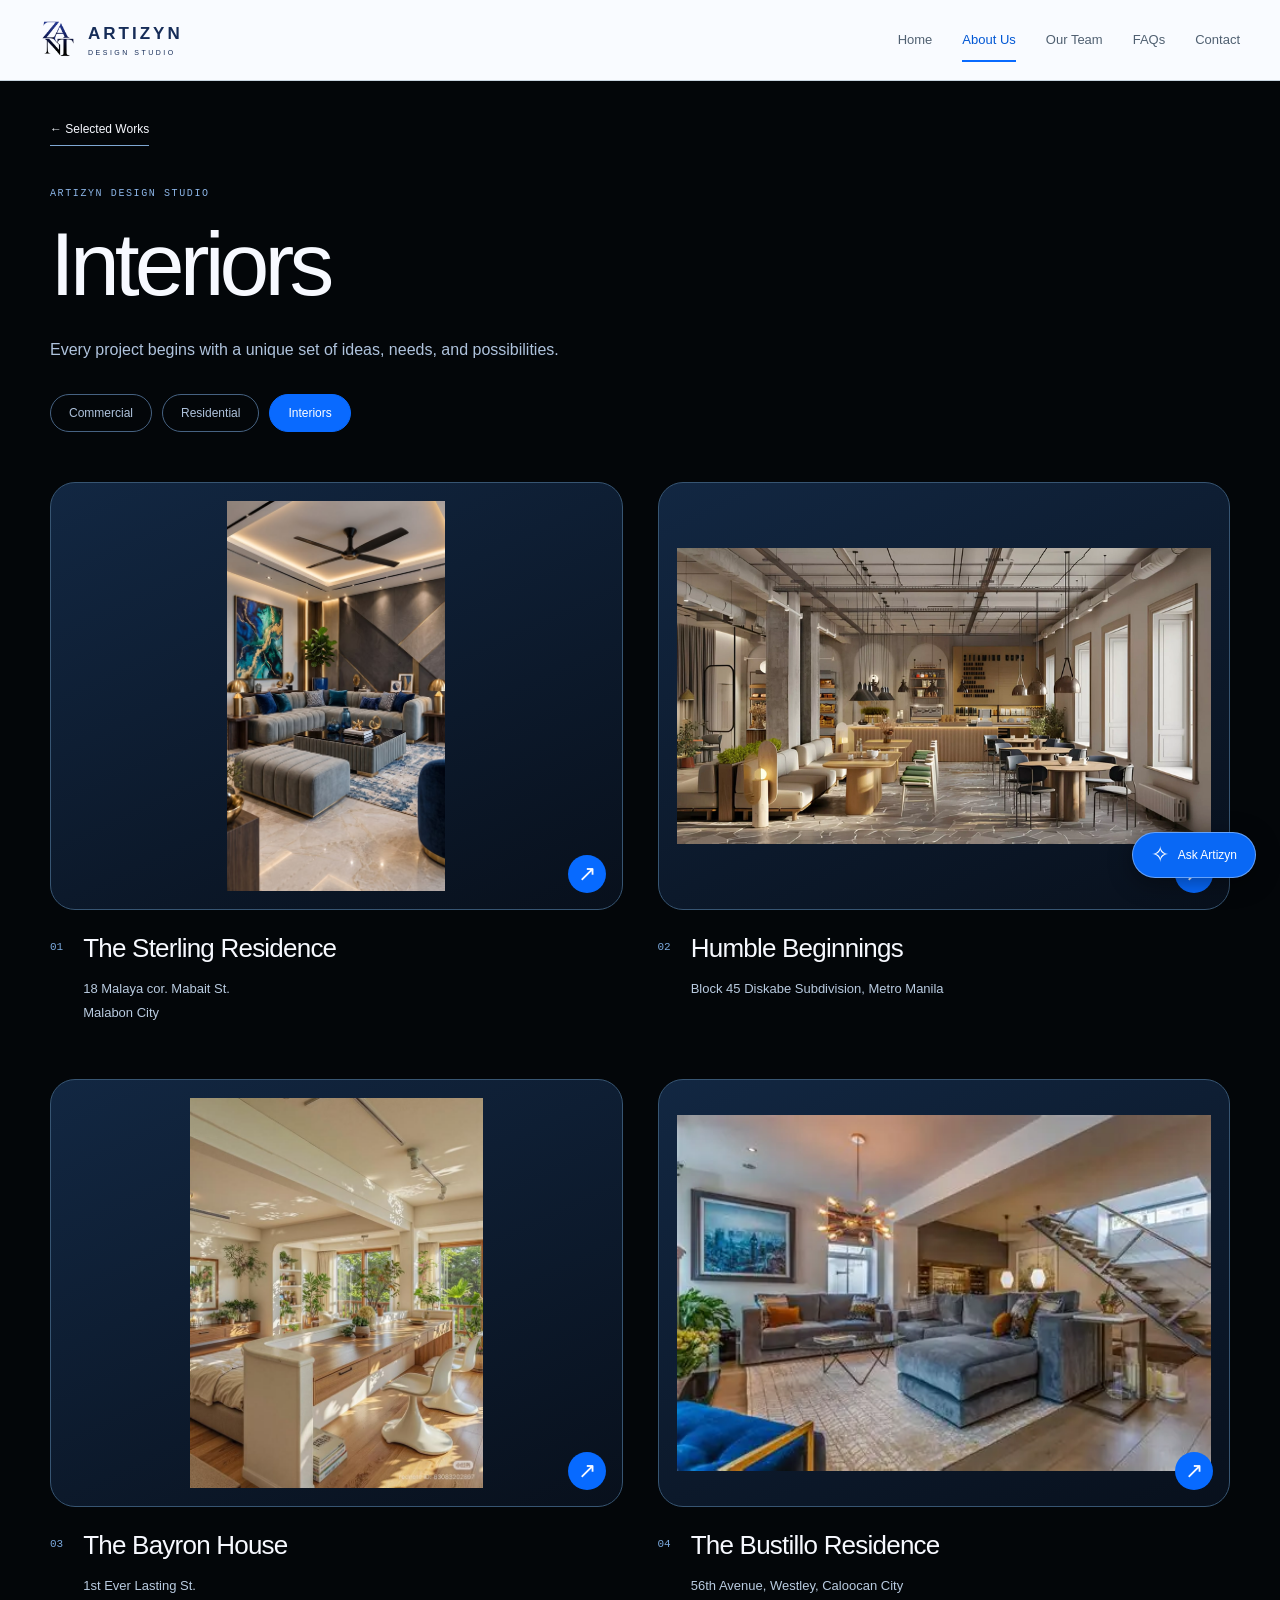
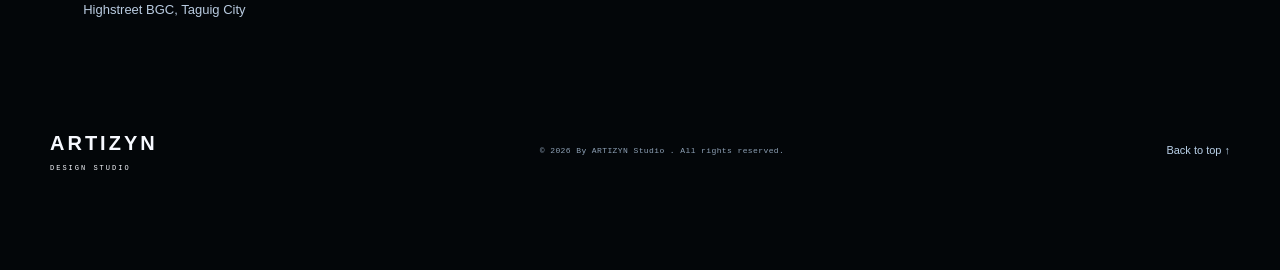
<file: interiors.html>
<!doctype html>
<html lang="en">
<head>
  <meta charset="UTF-8">
  <meta name="viewport" content="width=device-width, initial-scale=1">
  <meta name="description" content="ARTIZYN Design Studio. Designing Spaces. Inspiring Lives.">
  <title>Interiors | ARTIZYN Design Studio</title>
  <link rel="icon" href="assets/344285221e7c3db9e5a2c0e0a486cc6c.png">
  <link rel="stylesheet" href="styles.css">
  <script src="script.js" defer></script>
</head>
<body>
  <a href="#main" class="skip-link">Skip to content</a>
  <header class="site-header"><div class="nav-wrap">
    <a href="index.html" class="studio-logo" aria-label="ARTIZYN Design Studio home"><img src="assets/344285221e7c3db9e5a2c0e0a486cc6c.png" alt="" class="" loading="eager"><span>ARTIZYN<small>DESIGN STUDIO</small></span></a>
    <button type="button" class="menu-toggle" aria-expanded="false" aria-controls="navigation">Menu <span aria-hidden="true">＋</span></button>
    <nav id="navigation" aria-label="Main navigation"><a href="index.html">Home</a><a href="about.html" class="active" aria-current="page">About Us</a><a href="team.html">Our Team</a><a href="faqs.html">FAQs</a><a href="contact.html">Contact</a></nav>
  </div></header>
  <main id="main"><section class="portfolio-intro container"><a href="about.html#selected-works" class="text-link">← Selected Works</a><p class="eyebrow">ARTIZYN DESIGN STUDIO</p><h1>Interiors</h1><p>Every project begins with a unique set of ideas, needs, and possibilities.</p><nav class="portfolio-tabs" aria-label="Project categories"><a href="commercial.html">Commercial</a><a href="residential.html">Residential</a><a href="interiors.html" class="active" aria-current="page">Interiors</a></nav></section><section class="portfolio-grid container" aria-label="Interiors projects"><article class="project-card"><button type="button" class="project-image" data-project-image="assets/83908683cc5d75534dca1bf2333109cd.png" data-project-name="The Sterling Residence" data-project-address="18 Malaya cor. Mabait St.
Malabon City" aria-label="View The Sterling Residence"><img src="assets/83908683cc5d75534dca1bf2333109cd.png" alt="The Sterling Residence" class="" loading="eager"><span aria-hidden="true">↗</span></button><div class="project-caption"><span class="project-index">01</span><div><h2>The Sterling Residence</h2><p>18 Malaya cor. Mabait St.<br>Malabon City</p></div></div></article><article class="project-card"><button type="button" class="project-image" data-project-image="assets/29d783e6b5d4d4e1f9792fda07ad7761.png" data-project-name="Humble Beginnings" data-project-address="Block 45 Diskabe Subdivision, Metro Manila" aria-label="View Humble Beginnings"><img src="assets/29d783e6b5d4d4e1f9792fda07ad7761.png" alt="Humble Beginnings" class="" loading="eager"><span aria-hidden="true">↗</span></button><div class="project-caption"><span class="project-index">02</span><div><h2>Humble Beginnings</h2><p>Block 45 Diskabe Subdivision, Metro Manila</p></div></div></article><article class="project-card"><button type="button" class="project-image" data-project-image="assets/ef987c1dc63d088d434fa53a03dd740d.png" data-project-name="The Bayron House" data-project-address="1st Ever Lasting St.
Highstreet BGC, Taguig City" aria-label="View The Bayron House"><img src="assets/ef987c1dc63d088d434fa53a03dd740d.png" alt="The Bayron House" class="" loading="lazy"><span aria-hidden="true">↗</span></button><div class="project-caption"><span class="project-index">03</span><div><h2>The Bayron House</h2><p>1st Ever Lasting St.<br>Highstreet BGC, Taguig City</p></div></div></article><article class="project-card"><button type="button" class="project-image" data-project-image="assets/a215be016962d0a5e283df85b4c504e2.png" data-project-name="The Bustillo Residence" data-project-address="56th Avenue, Westley, Caloocan City" aria-label="View The Bustillo Residence"><img src="assets/a215be016962d0a5e283df85b4c504e2.png" alt="The Bustillo Residence" class="" loading="lazy"><span aria-hidden="true">↗</span></button><div class="project-caption"><span class="project-index">04</span><div><h2>The Bustillo Residence</h2><p>56th Avenue, Westley, Caloocan City</p></div></div></article></section></main>
  <footer class="container site-footer"><a href="index.html" class="footer-wordmark">ARTIZYN<span>DESIGN STUDIO</span></a><p>© 2026 By ARTIZYN Studio . All rights reserved.</p><a href="#main" class="back-top">Back to top ↑</a></footer>
  <div class="assistant-panel" id="assistant-panel" hidden><div class="assistant-header"><strong>Artizyn</strong><button id="assistant-close" type="button" aria-label="Close Artizyn assistant">×</button></div><iframe id="assistant-frame" title="Artizyn AI Agent and Design Helper" data-src="https://agent.jotform.com/01a19ae77b0070008f9f59770c9044ddc008/canva-chatbot-bubble" referrerpolicy="strict-origin-when-cross-origin"></iframe><a href="https://agent.jotform.com/01a19ae77b0070008f9f59770c9044ddc008/canva-chatbot-bubble" target="_blank" rel="noopener noreferrer" class="assistant-link">Open assistant in a new tab ↗</a></div>
  <button class="assistant-toggle" id="assistant-toggle" type="button" aria-expanded="false" aria-controls="assistant-panel"><span aria-hidden="true">✧</span> Ask Artizyn</button>
  <dialog id="project-dialog" aria-labelledby="dialog-title"><div class="dialog-header"><h2 id="dialog-title">Selected Works</h2><button id="dialog-close" type="button" aria-label="Close project image">Close ×</button></div><img id="dialog-image" alt=""><p id="dialog-address"></p></dialog>
</body>
</html>
</file>
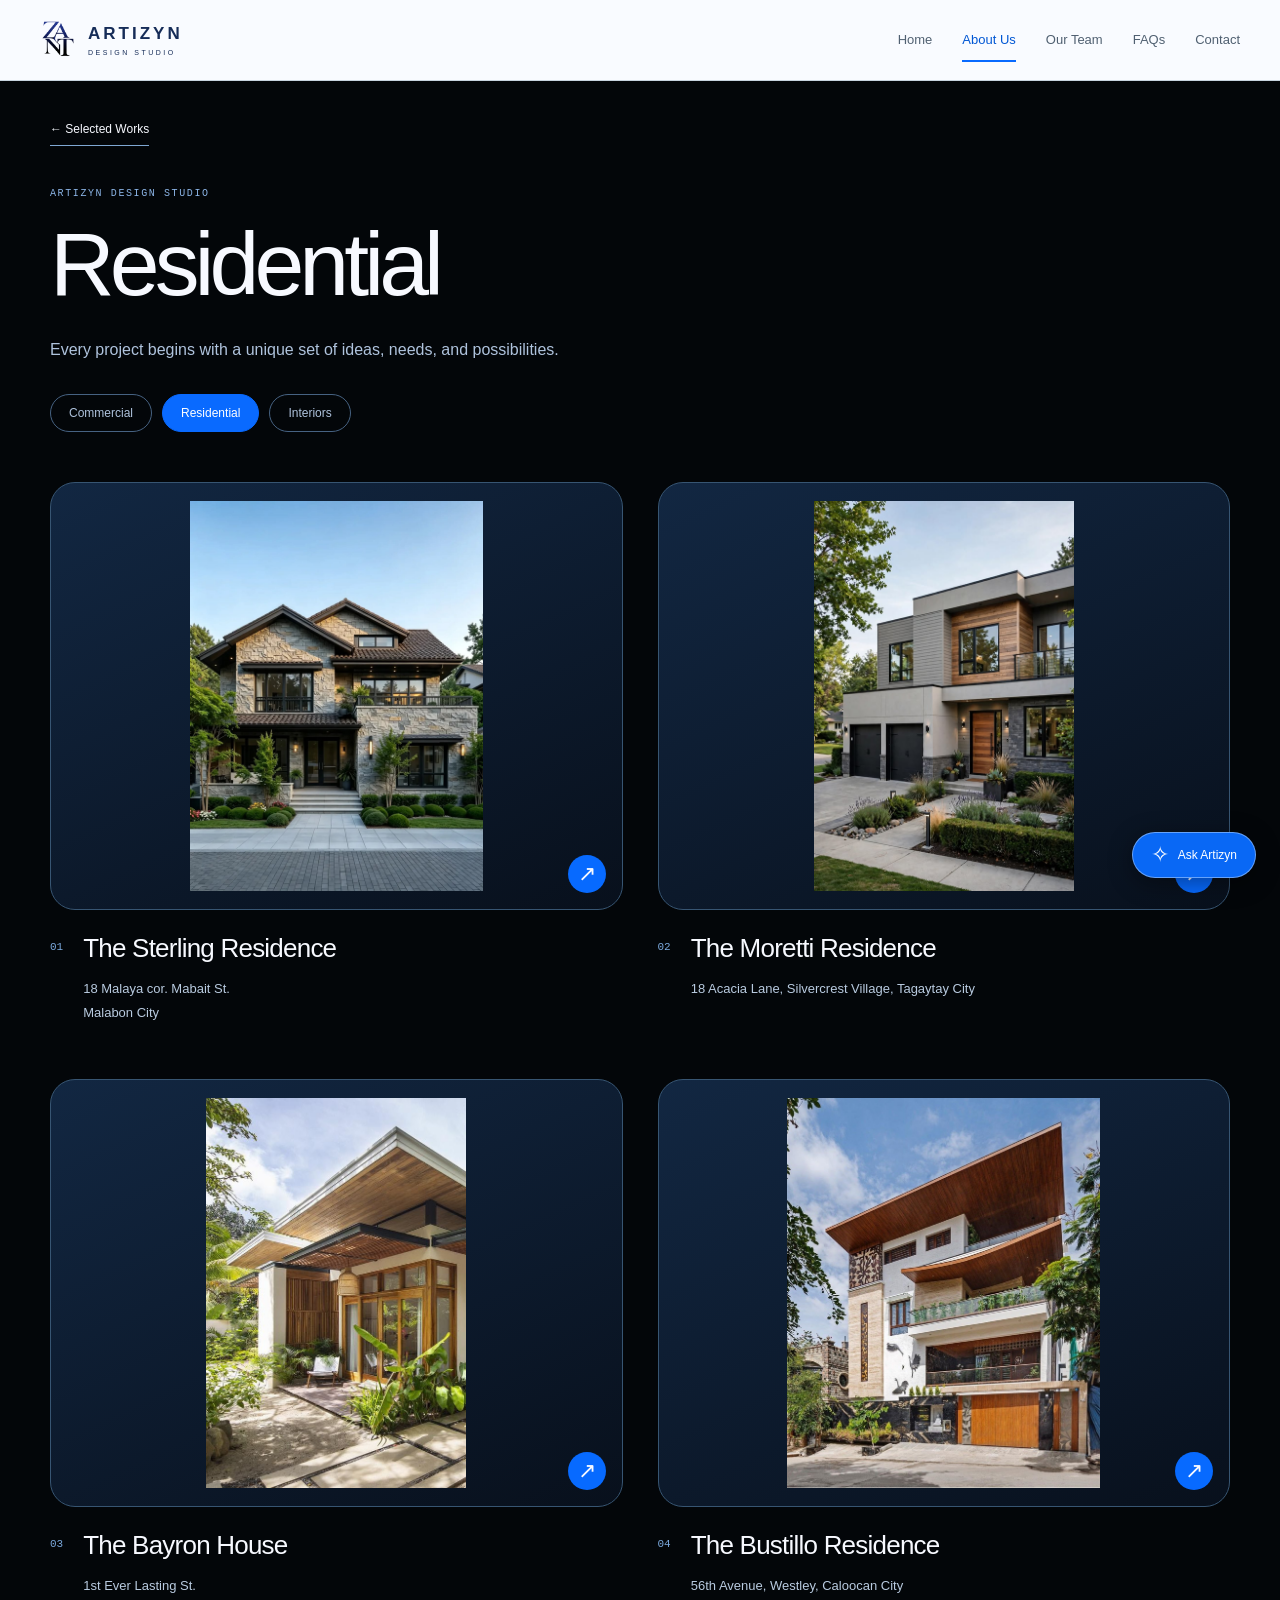
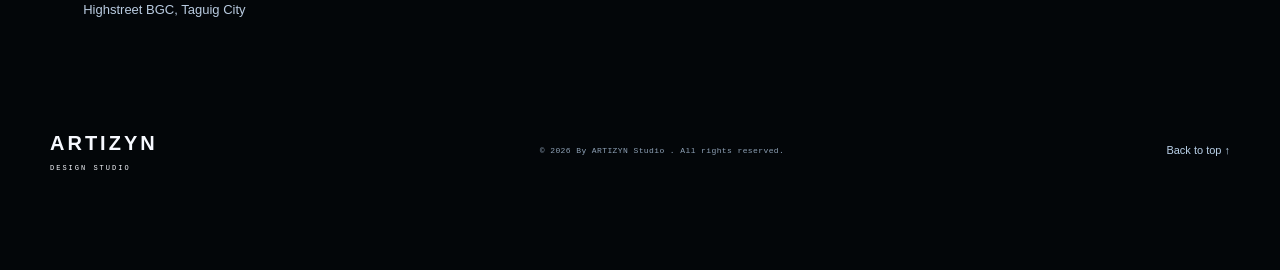
<file: residential.html>
<!doctype html>
<html lang="en">
<head>
  <meta charset="UTF-8">
  <meta name="viewport" content="width=device-width, initial-scale=1">
  <meta name="description" content="ARTIZYN Design Studio. Designing Spaces. Inspiring Lives.">
  <title>Residential | ARTIZYN Design Studio</title>
  <link rel="icon" href="assets/344285221e7c3db9e5a2c0e0a486cc6c.png">
  <link rel="stylesheet" href="styles.css">
  <script src="script.js" defer></script>
</head>
<body>
  <a href="#main" class="skip-link">Skip to content</a>
  <header class="site-header"><div class="nav-wrap">
    <a href="index.html" class="studio-logo" aria-label="ARTIZYN Design Studio home"><img src="assets/344285221e7c3db9e5a2c0e0a486cc6c.png" alt="" class="" loading="eager"><span>ARTIZYN<small>DESIGN STUDIO</small></span></a>
    <button type="button" class="menu-toggle" aria-expanded="false" aria-controls="navigation">Menu <span aria-hidden="true">＋</span></button>
    <nav id="navigation" aria-label="Main navigation"><a href="index.html">Home</a><a href="about.html" class="active" aria-current="page">About Us</a><a href="team.html">Our Team</a><a href="faqs.html">FAQs</a><a href="contact.html">Contact</a></nav>
  </div></header>
  <main id="main"><section class="portfolio-intro container"><a href="about.html#selected-works" class="text-link">← Selected Works</a><p class="eyebrow">ARTIZYN DESIGN STUDIO</p><h1>Residential</h1><p>Every project begins with a unique set of ideas, needs, and possibilities.</p><nav class="portfolio-tabs" aria-label="Project categories"><a href="commercial.html">Commercial</a><a href="residential.html" class="active" aria-current="page">Residential</a><a href="interiors.html">Interiors</a></nav></section><section class="portfolio-grid container" aria-label="Residential projects"><article class="project-card"><button type="button" class="project-image" data-project-image="assets/cbf2e55124b88dc359e330a60bb143f4.png" data-project-name="The Sterling Residence" data-project-address="18 Malaya cor. Mabait St.
Malabon City" aria-label="View The Sterling Residence"><img src="assets/cbf2e55124b88dc359e330a60bb143f4.png" alt="The Sterling Residence" class="" loading="eager"><span aria-hidden="true">↗</span></button><div class="project-caption"><span class="project-index">01</span><div><h2>The Sterling Residence</h2><p>18 Malaya cor. Mabait St.<br>Malabon City</p></div></div></article><article class="project-card"><button type="button" class="project-image" data-project-image="assets/8f40884d95984c775fd3a8ee0dd06b03.png" data-project-name="The Moretti Residence" data-project-address="18 Acacia Lane, Silvercrest Village, Tagaytay City" aria-label="View The Moretti Residence"><img src="assets/8f40884d95984c775fd3a8ee0dd06b03.png" alt="The Moretti Residence" class="" loading="eager"><span aria-hidden="true">↗</span></button><div class="project-caption"><span class="project-index">02</span><div><h2>The Moretti Residence</h2><p>18 Acacia Lane, Silvercrest Village, Tagaytay City</p></div></div></article><article class="project-card"><button type="button" class="project-image" data-project-image="assets/19e743f1caa5261879bfc07f9c8aa230.png" data-project-name="The Bayron House" data-project-address="1st Ever Lasting St.
Highstreet BGC, Taguig City" aria-label="View The Bayron House"><img src="assets/19e743f1caa5261879bfc07f9c8aa230.png" alt="The Bayron House" class="" loading="lazy"><span aria-hidden="true">↗</span></button><div class="project-caption"><span class="project-index">03</span><div><h2>The Bayron House</h2><p>1st Ever Lasting St.<br>Highstreet BGC, Taguig City</p></div></div></article><article class="project-card"><button type="button" class="project-image" data-project-image="assets/dc280bbeef73ef02d7e07237e83b73b2.png" data-project-name="The Bustillo Residence" data-project-address="56th Avenue, Westley, Caloocan City" aria-label="View The Bustillo Residence"><img src="assets/dc280bbeef73ef02d7e07237e83b73b2.png" alt="The Bustillo Residence" class="" loading="lazy"><span aria-hidden="true">↗</span></button><div class="project-caption"><span class="project-index">04</span><div><h2>The Bustillo Residence</h2><p>56th Avenue, Westley, Caloocan City</p></div></div></article></section></main>
  <footer class="container site-footer"><a href="index.html" class="footer-wordmark">ARTIZYN<span>DESIGN STUDIO</span></a><p>© 2026 By ARTIZYN Studio . All rights reserved.</p><a href="#main" class="back-top">Back to top ↑</a></footer>
  <div class="assistant-panel" id="assistant-panel" hidden><div class="assistant-header"><strong>Artizyn</strong><button id="assistant-close" type="button" aria-label="Close Artizyn assistant">×</button></div><iframe id="assistant-frame" title="Artizyn AI Agent and Design Helper" data-src="https://agent.jotform.com/01a19ae77b0070008f9f59770c9044ddc008/canva-chatbot-bubble" referrerpolicy="strict-origin-when-cross-origin"></iframe><a href="https://agent.jotform.com/01a19ae77b0070008f9f59770c9044ddc008/canva-chatbot-bubble" target="_blank" rel="noopener noreferrer" class="assistant-link">Open assistant in a new tab ↗</a></div>
  <button class="assistant-toggle" id="assistant-toggle" type="button" aria-expanded="false" aria-controls="assistant-panel"><span aria-hidden="true">✧</span> Ask Artizyn</button>
  <dialog id="project-dialog" aria-labelledby="dialog-title"><div class="dialog-header"><h2 id="dialog-title">Selected Works</h2><button id="dialog-close" type="button" aria-label="Close project image">Close ×</button></div><img id="dialog-image" alt=""><p id="dialog-address"></p></dialog>
</body>
</html>
</file>
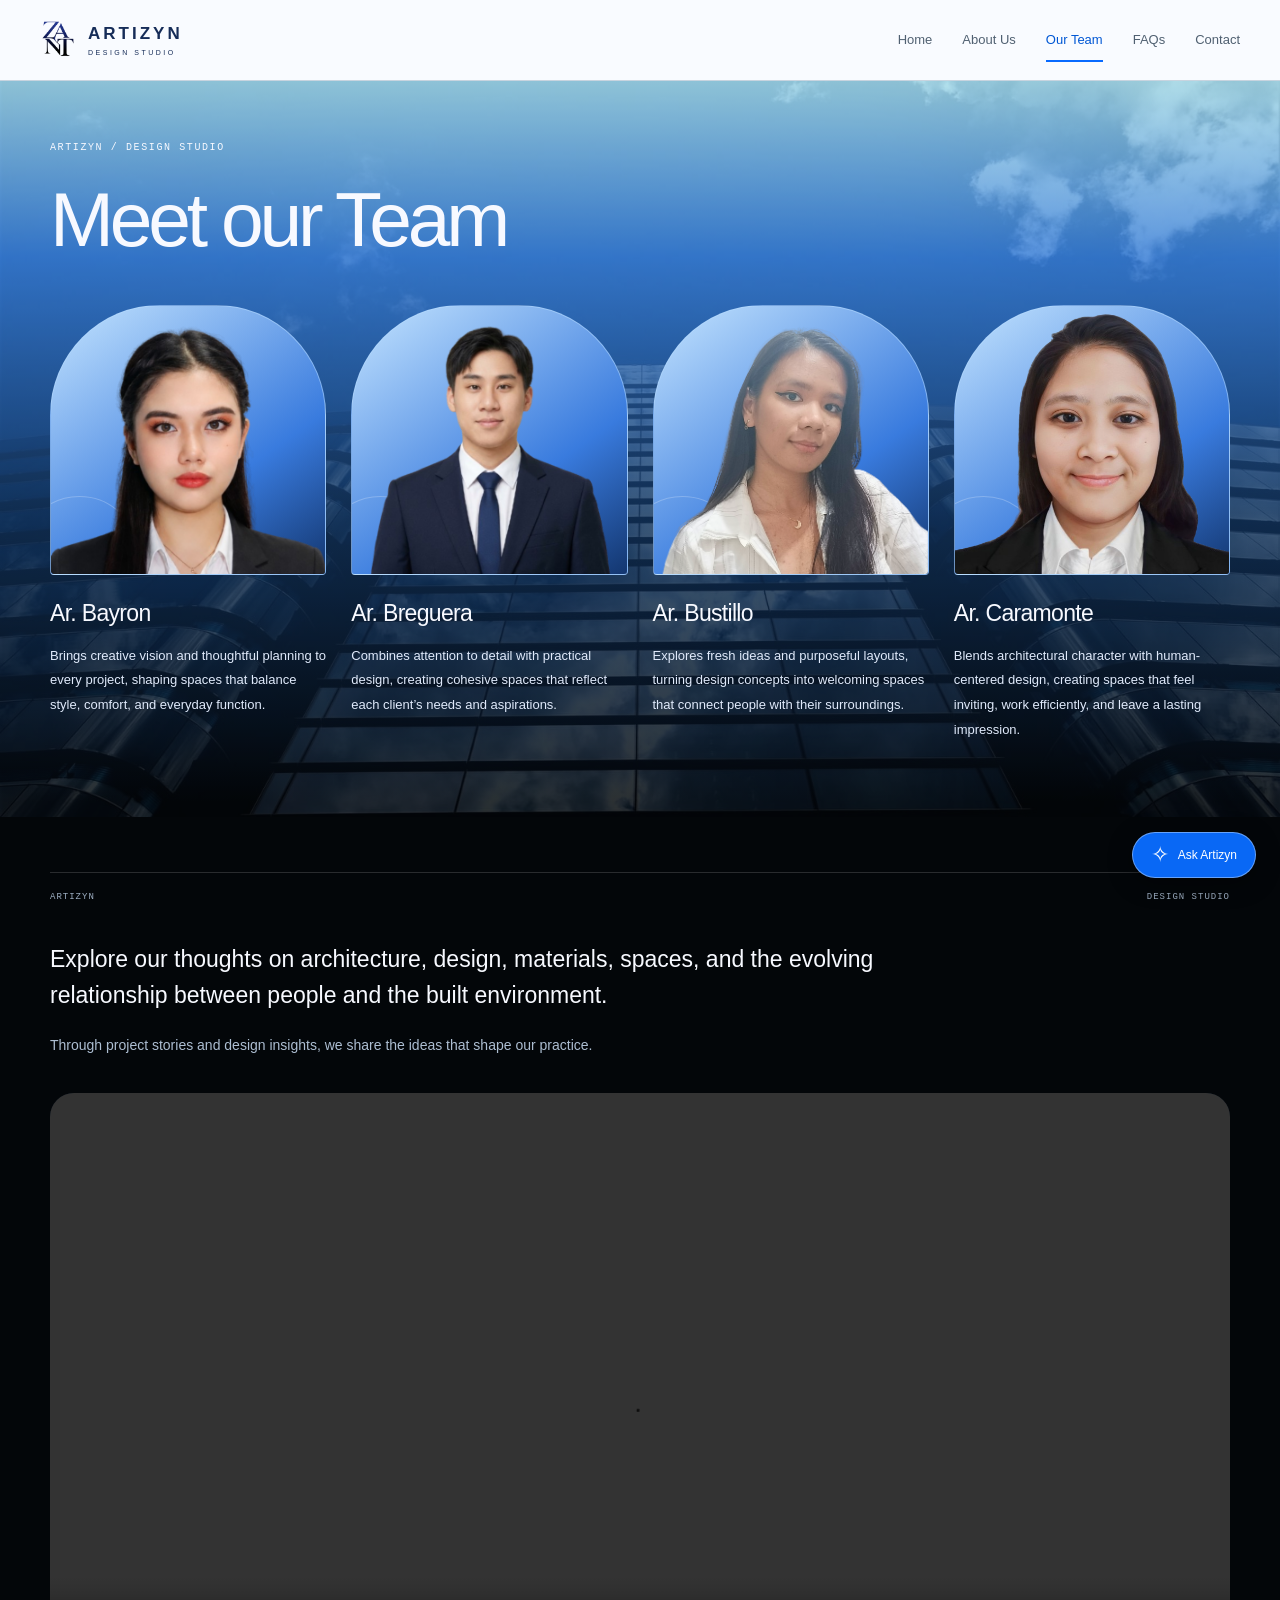
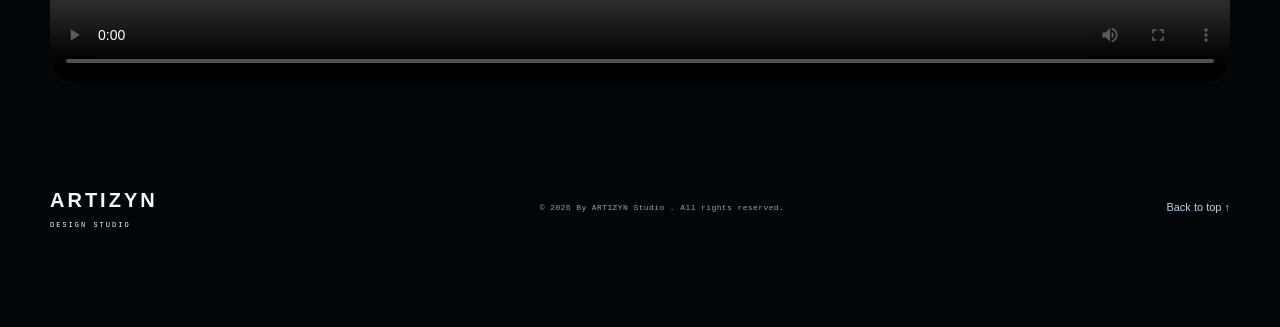
<file: team.html>
<!doctype html>
<html lang="en">
<head>
  <meta charset="UTF-8">
  <meta name="viewport" content="width=device-width, initial-scale=1">
  <meta name="description" content="ARTIZYN Design Studio. Designing Spaces. Inspiring Lives.">
  <title>Our Team | ARTIZYN Design Studio</title>
  <link rel="icon" href="assets/344285221e7c3db9e5a2c0e0a486cc6c.png">
  <link rel="stylesheet" href="styles.css">
  <script src="script.js" defer></script>
</head>
<body>
  <a href="#main" class="skip-link">Skip to content</a>
  <header class="site-header"><div class="nav-wrap">
    <a href="index.html" class="studio-logo" aria-label="ARTIZYN Design Studio home"><img src="assets/344285221e7c3db9e5a2c0e0a486cc6c.png" alt="" class="" loading="eager"><span>ARTIZYN<small>DESIGN STUDIO</small></span></a>
    <button type="button" class="menu-toggle" aria-expanded="false" aria-controls="navigation">Menu <span aria-hidden="true">＋</span></button>
    <nav id="navigation" aria-label="Main navigation"><a href="index.html">Home</a><a href="about.html">About Us</a><a href="team.html" class="active" aria-current="page">Our Team</a><a href="faqs.html">FAQs</a><a href="contact.html">Contact</a></nav>
  </div></header>
  <main id="main">
<section class="team-section team-page"><div class="team-background"><img src="assets/c82552db2556053404ffef305cc319f3.jpg" alt="" class="" loading="lazy"></div><div class="container"><p class="eyebrow">ARTIZYN / DESIGN STUDIO</p><h1>Meet our Team</h1><div class="team-grid"><article class="team-card"><div class="team-portrait portrait-1"><img src="assets/b20ba016397efddb322e0bddfe618b8a.png" alt="Portrait of Ar. Bayron" class="" loading="eager"></div><h2>Ar. Bayron</h2><p>Brings creative vision and thoughtful planning to every project, shaping spaces that balance style, comfort, and everyday function.</p></article><article class="team-card"><div class="team-portrait portrait-2"><img src="assets/20bbe5d9cb3a62401eebf8099052d9e7.png" alt="Portrait of Ar. Breguera" class="" loading="eager"></div><h2>Ar. Breguera</h2><p>Combines attention to detail with practical design, creating cohesive spaces that reflect each client’s needs and aspirations.</p></article><article class="team-card"><div class="team-portrait portrait-3"><img src="assets/786c21fbe259706f17c231714b064272.png" alt="Portrait of Ar. Bustillo" class="" loading="eager"></div><h2>Ar. Bustillo</h2><p>Explores fresh ideas and purposeful layouts, turning design concepts into welcoming spaces that connect people with their surroundings.</p></article><article class="team-card"><div class="team-portrait portrait-4"><img src="assets/9d81724df78fdecf313ef36a7ef4e21f.png" alt="Portrait of Ar. Caramonte" class="" loading="eager"></div><h2>Ar. Caramonte</h2><p>Blends architectural character with human-centered design, creating spaces that feel inviting, work efficiently, and leave a lasting impression.</p></article></div></div></section>
<section class="studio-insights container"><div class="section-topline"><span>ARTIZYN</span><span>DESIGN STUDIO</span></div><p class="insights-lead">Explore our thoughts on architecture, design, materials, spaces, and the evolving relationship between people and the built environment.</p><p>Through project stories and design insights, we share the ideas that shape our practice.</p><video controls playsinline preload="metadata" aria-label="Artizyn studio design video"><source src="assets/252da46295e926d8c752cc5c37b819a6.mp4" type="video/mp4">Your browser does not support video. <a href="assets/252da46295e926d8c752cc5c37b819a6.mp4">Download the studio video</a>.</video></section>
</main>
  <footer class="container site-footer"><a href="index.html" class="footer-wordmark">ARTIZYN<span>DESIGN STUDIO</span></a><p>© 2026 By ARTIZYN Studio . All rights reserved.</p><a href="#main" class="back-top">Back to top ↑</a></footer>
  <div class="assistant-panel" id="assistant-panel" hidden><div class="assistant-header"><strong>Artizyn</strong><button id="assistant-close" type="button" aria-label="Close Artizyn assistant">×</button></div><iframe id="assistant-frame" title="Artizyn AI Agent and Design Helper" data-src="https://agent.jotform.com/01a19ae77b0070008f9f59770c9044ddc008/canva-chatbot-bubble" referrerpolicy="strict-origin-when-cross-origin"></iframe><a href="https://agent.jotform.com/01a19ae77b0070008f9f59770c9044ddc008/canva-chatbot-bubble" target="_blank" rel="noopener noreferrer" class="assistant-link">Open assistant in a new tab ↗</a></div>
  <button class="assistant-toggle" id="assistant-toggle" type="button" aria-expanded="false" aria-controls="assistant-panel"><span aria-hidden="true">✧</span> Ask Artizyn</button>
  <dialog id="project-dialog" aria-labelledby="dialog-title"><div class="dialog-header"><h2 id="dialog-title">Selected Works</h2><button id="dialog-close" type="button" aria-label="Close project image">Close ×</button></div><img id="dialog-image" alt=""><p id="dialog-address"></p></dialog>
</body>
</html>
</file>
<file: styles.css>
@charset "UTF-8";
:root{--black:#030609;--blue:#086aff;--ice:#b4e4ee;--white:#f7f9ff;--muted:#a5b5c8;--line:#ffffff26;--font:Arial,Helvetica,sans-serif;--mono:'Courier New',monospace}
*{box-sizing:border-box}html{scroll-behavior:smooth;scroll-padding-top:85px}body{margin:0;background:var(--black);color:var(--white);font-family:var(--font);font-size:15px;line-height:1.7}button,input,textarea,select{font:inherit}button,a{-webkit-tap-highlight-color:transparent}button{cursor:pointer;touch-action:manipulation}a{color:inherit;text-decoration:none}a:focus-visible,button:focus-visible,summary:focus-visible,input:focus-visible,select:focus-visible,textarea:focus-visible{outline:3px solid #82c8ff;outline-offset:5px}img{display:block;max-width:100%}p,h1,h2,h3,figure{margin:0}button{color:inherit}h1,h2,h3{line-height:1.05;letter-spacing:-.055em;font-weight:400}h2{font-size:clamp(42px,4.6vw,66px)}strong{font-weight:700}.container{width:min(1180px,calc(100% - 100px));margin-inline:auto}.eyebrow{font-family:var(--mono);font-size:10px;letter-spacing:1.6px;line-height:1.5}.small-line{width:24px;height:1px;background:#c8f0ff;display:inline-block;vertical-align:middle;margin-right:8px}.site-header{height:80px;position:sticky;top:0;z-index:30;background:#f9fbff;color:#122032;box-shadow:0 1px 0 #c8d4df}.nav-wrap{width:min(1280px,calc(100% - 80px));height:100%;margin:auto;display:flex;align-items:center;justify-content:space-between;gap:25px}.logo{font-size:29px;font-weight:700;letter-spacing:-1.5px;line-height:1}.logo span{color:var(--blue)}nav{display:flex;align-items:center;gap:30px}nav a{font-size:13px;color:#506071;position:relative}nav a:hover,nav a.active{color:#0057d4}nav a.active:not(.nav-contact)::after{content:'';position:absolute;bottom:-11px;left:0;right:0;height:2px;background:var(--blue)}nav a.nav-contact{padding:11px 18px;border:1px solid #bac8d9;color:#14263d}nav a.nav-contact span{margin-left:16px}.menu-toggle{display:none}.hero{position:relative;isolation:isolate;overflow:hidden;padding-top:52px}.hero-glow{position:absolute;z-index:-2;top:0;left:0;right:0;height:780px;background:linear-gradient(180deg,#ade0eb 0%,#417ed2 26%,#10365d 56%,#030609 96%)}.hero-layout{display:grid;grid-template-columns:1fr 1.04fr;gap:36px;position:relative;z-index:1}.hero-card{border:1px solid #ffffff7d;background:linear-gradient(145deg,#d7f1ff27,#122c4a50 55%,#000a);border-radius:58px 16px 58px 16px;padding:43px 42px 25px;display:flex;flex-direction:column;align-items:flex-start;backdrop-filter:blur(15px);min-width:0}.hero h1{font-size:clamp(55px,5.8vw,85px);margin-top:35px;line-height:1.02;letter-spacing:-.06em}.hero h1 strong{display:block}.hero-description{font-size:16px;margin-top:26px;line-height:1.6;color:#e1effb}.button{display:inline-flex;align-items:center;justify-content:space-between;gap:35px;padding:14px 20px;min-height:48px;border:0;font-size:12px;border-radius:5px}.button-blue{background:var(--blue);color:#fff;box-shadow:0 8px 25px #0064ff20}.button:hover{background:#2a83ff}.button span{font-size:21px;line-height:1}.hero .button{margin-top:33px}.hero-bottom{display:flex;align-items:center;justify-content:space-between;width:100%;margin-top:45px;padding-top:18px;border-top:1px solid #ffffff30;font-family:var(--mono);font-size:8px;letter-spacing:1px;color:#c1d4e6}.hero-bottom>span:last-child{font-size:22px}.hero-image{position:relative;min-height:525px;max-height:620px;overflow:hidden;border-radius:40px 7px 40px 7px;background:#122335}.hero-image img{width:100%;height:100%;object-fit:cover;object-position:50% 45%}.hero-image::after{content:'';position:absolute;inset:55% 0 0;background:linear-gradient(transparent,#000b)}.hero-image figcaption{position:absolute;bottom:25px;left:25px;right:25px;z-index:1;font-family:var(--mono);font-size:8px;letter-spacing:1px;display:flex;justify-content:space-between;gap:10px}.blue-loop{width:205px;height:205px;border:39px solid #72a4ff;border-radius:40%;position:absolute;z-index:2;transform:rotate(29deg);box-shadow:inset 5px 5px 8px #c3edff,inset -8px -8px 14px #1451db,7px 6px 10px #13329d;border-top-color:#a1c8ff;border-left-color:#95c3ff;pointer-events:none}.loop-one{top:-113px;right:-85px;width:240px;height:240px}.loop-two{top:490px;left:-135px;transform:rotate(-25deg);width:190px;height:190px;border-width:32px;z-index:0}.intro{padding-top:96px;padding-bottom:85px;text-align:center}.intro>.eyebrow{color:#96b1ce;font-size:9px}.intro h2{margin-top:22px;font-size:clamp(38px,4.4vw,62px)}.blue-text{color:#8bc5ff}.section-intro{max-width:500px;margin:24px auto 0;color:var(--muted);font-size:14px;line-height:1.8}.values-grid{display:grid;grid-template-columns:repeat(3,1fr);gap:22px;margin-top:52px;text-align:left}.glass-card{padding:28px 27px 22px;border:1px solid #a4c1df70;border-radius:23px;background:linear-gradient(164deg,#11274230,#103d7a 65%,#8fbfdf);min-height:315px;position:relative}.card-number{font-family:var(--mono);font-size:9px;letter-spacing:1px;color:#a5c6ee}.glass-card h3{font-size:26px;line-height:1.15;letter-spacing:-.03em;margin-top:26px}.glass-card p{font-size:12px;line-height:1.85;margin-top:20px;color:#eff6ff;max-width:265px}.card-arrow{display:block;text-align:right;margin-top:22px;font-size:21px}.services-banner{position:relative;isolation:isolate;overflow:hidden;min-height:420px;display:flex;align-items:center;border-top:1px solid #273a51;border-bottom:1px solid #3c6980}.facade-background{position:absolute;z-index:-2;inset:0;width:100%;height:100%;object-fit:cover;object-position:center 50%}.services-banner::after{content:'';position:absolute;z-index:-1;inset:0;background:linear-gradient(90deg,#03101be0,#0b2a569c 50%,#07111aa6)}.banner-inner{display:grid;grid-template-columns:1fr 1.4fr .7fr;gap:65px;align-items:center;padding-block:45px}.process-photo{height:245px;width:100%;object-fit:cover;border-radius:24px 65px 24px 65px;transform:rotate(-3deg);border:1px solid #b6d5e9a0}.banner-inner h2{font-size:clamp(50px,6vw,80px);margin-top:15px}.banner-inner>div>p:last-child{margin-top:20px;color:#d3e6f8;font-family:var(--mono);font-size:12px}.outline-cross{position:relative;width:115px;height:200px;background:linear-gradient(#edfaff44,#1c87ff1f);border:1px solid #b7d7f8a6;border-radius:24px;transform:rotate(15deg)}.outline-cross::before{content:'';position:absolute;width:200px;height:100px;top:49px;left:-44px;background:linear-gradient(#b8d9ff5c,#1262ba30);border:1px solid #bbdcff88;border-radius:20px}.services-content{padding-block:65px 80px}.section-topline{display:flex;justify-content:space-between;gap:20px;font-family:var(--mono);font-size:9px;letter-spacing:1px;border-top:1px solid var(--line);padding-top:17px;color:#9eafc3}.service-layout{display:grid;grid-template-columns:1fr 1fr;gap:70px;margin-top:40px}.service-selector h2{font-size:43px}.service-buttons{display:flex;flex-direction:column;gap:14px;margin-top:38px}.service-button{display:flex;align-items:center;gap:16px;justify-content:flex-start;background:#101a27;color:#b9c7d8;border:1px solid #293e58;padding:16px 19px;font-size:12px;border-radius:30px;text-align:left;min-height:55px}.service-button>span:first-child{font-family:var(--mono);font-size:9px;opacity:.7}.service-button>span:last-child{margin-left:auto;font-size:18px}.service-button.active,.service-button:hover{background:linear-gradient(100deg,#1562e4,#64a6ef);color:#fff;border-color:#a8cfff}.service-detail{border:1px solid #263d54;border-radius:24px;overflow:hidden;background:#091420;min-width:0}.service-detail>img{width:100%;height:230px;object-fit:cover}.service-detail-copy{padding:25px}.service-detail-copy .eyebrow{font-size:9px;color:#a9cfff}.service-detail h3{font-size:27px;margin-top:13px;letter-spacing:-.025em}.service-detail-copy>p:not(.eyebrow){font-size:12px;color:#acbfd3;line-height:1.8;margin-top:16px;min-height:87px}.text-link{display:inline-flex;align-items:center;gap:30px;font-size:12px;border-bottom:1px solid #7fa7d2;padding-bottom:6px;margin-top:22px}.text-link:hover{color:#9dcaff}.team-section{background:linear-gradient(180deg,#a7dce8 0,#397ed6 24%,#12335b 60%,#030609 98%);padding-block:55px 65px}.team-section .section-topline{border-color:#ffffff50;color:#e1f2ff}.section-heading{display:flex;justify-content:space-between;align-items:flex-end;margin-top:30px;gap:25px}.section-heading>p{font-size:12px;color:#deecfa}.team-grid{display:grid;grid-template-columns:repeat(4,1fr);gap:25px;margin-top:40px}.team-portrait{height:235px;position:relative;overflow:hidden;border-radius:26px 26px 5px 5px;background:linear-gradient(145deg,#c4e4ff,#397bde 65%,#13366f);border:1px solid #b5daff8c;display:grid;place-items:center}.team-portrait::after{content:'';position:absolute;width:145px;height:145px;border:1px solid #ffffff3a;border-radius:40%;transform:rotate(45deg);bottom:-75px;left:-45px}.team-monogram{font-size:100px;color:#ffffffd1;font-weight:400;letter-spacing:-.07em;line-height:1}.member-number{position:absolute;bottom:17px;left:18px;font-size:8px;font-family:var(--mono);letter-spacing:1px;color:#e3f3ff}.portrait-two{background:linear-gradient(145deg,#c9d3ff,#657bdd 65%,#253d85)}.portrait-three{background:linear-gradient(145deg,#bae8eb,#2e9fbb 65%,#125169)}.portrait-four{background:linear-gradient(145deg,#c5d8ff,#558ed7 65%,#1d3c76)}.team-card h3{font-size:20px;line-height:1.2;letter-spacing:-.03em;margin-top:20px}.team-card>p{color:#adbed2;font-size:12px;margin-top:7px}.faq-section{padding-block:70px 90px}.faq-layout{display:grid;grid-template-columns:.8fr 1.2fr;gap:100px}.faq-layout .eyebrow{color:#90aeca;font-size:9px}.faq-layout h2{margin-top:23px;font-size:56px}.faq-intro{font-size:13px;color:var(--muted);margin-top:25px}.faq-list{border-top:1px solid var(--line)}details{border-bottom:1px solid var(--line)}summary{cursor:pointer;display:flex;align-items:center;justify-content:space-between;gap:25px;padding:23px 0;font-size:14px;line-height:1.6;list-style:none}summary::-webkit-details-marker{display:none}.faq-icon{font-size:25px;color:#9bc8ff;flex-shrink:0}details[open] .faq-icon{transform:rotate(45deg)}details p{color:var(--muted);font-size:12px;line-height:1.9;padding:0 35px 24px 0;max-width:550px}.contact-section{position:relative;isolation:isolate;overflow:hidden;border-top:1px solid #304868;background:linear-gradient(145deg,#091929,#124fa8 55%,#9ccfdf);padding-block:70px}.contact-layout{display:grid;grid-template-columns:1fr 1fr;gap:85px;align-items:start}.contact-copy .eyebrow{font-size:9px;color:#b8d8f9}.contact-copy h2{font-size:clamp(45px,4.8vw,67px);line-height:1.05;margin-top:25px}.contact-copy>p:not(.eyebrow){font-size:13px;color:#c5dbf2;line-height:1.9;margin-top:25px}.contact-meta{font-family:var(--mono);font-size:9px;display:flex;flex-direction:column;gap:4px;color:#b7d2ef;margin-top:42px}.contact-copy p.contact-note{font-size:11px;max-width:290px;margin-top:35px;color:#d3e2f3}.contact-loop{left:-130px;bottom:-170px;z-index:-1;width:350px;height:350px;opacity:.35}.contact-form-wrap{background:#06162de6;border:1px solid #b1d5ff70;backdrop-filter:blur(10px);border-radius:28px;padding:32px;min-width:0}.contact-form-wrap h3{font-size:27px;letter-spacing:-.03em;margin-bottom:28px}.form-row{display:grid;grid-template-columns:1fr 1fr;gap:14px}.field{margin-bottom:18px;min-width:0}.field label{display:block;font-size:11px;color:#d2e6fd;margin-bottom:7px}.field label span{color:#8ebfff}.field input,.field select,.field textarea{width:100%;min-width:0;display:block;background:#071c34;border:1px solid #3f638c;border-radius:5px;padding:11px 12px;color:#f4f8ff;font-size:12px;min-height:43px}.field input::placeholder,.field textarea::placeholder{color:#9cb2ca;opacity:1}.field textarea{resize:vertical;min-height:115px}.field select option{color:#fff;background:#071c34}.contact-form-wrap .button{width:100%}.form-note{font-size:10px;color:#b4c7dc;line-height:1.8;margin-top:14px}.enquiry-result[hidden],.draft-actions a[hidden]{display:none}.enquiry-result{border-top:1px solid #426487;margin-top:25px;padding-top:25px}.enquiry-result .eyebrow{font-size:9px;color:#a6cfff}.enquiry-result h3{margin:12px 0}.enquiry-result>p:not(.eyebrow){font-size:12px;color:#bed2e7}.enquiry-result pre{font-family:var(--mono);font-size:11px;white-space:pre-wrap;overflow-wrap:anywhere;background:#030f22;padding:18px;border-radius:6px;color:#d6e7fa;max-height:300px;overflow:auto}.draft-actions{display:flex;gap:9px;flex-wrap:wrap}.draft-actions>button,.draft-actions>a{padding:8px 12px;border:1px solid #718dac;background:transparent;color:#fff;font-size:11px;min-height:40px;border-radius:5px}.enquiry-result #draft-status{font-size:10px;margin-top:12px}footer{display:flex;align-items:center;justify-content:space-between;gap:25px;padding-block:30px}footer .logo{font-size:26px}footer>p{font-family:var(--mono);font-size:8px;color:#8fa2b7;letter-spacing:1px}footer>p>span{margin:0 10px}.back-top{font-size:11px;color:#bad1e9}.skip-link{position:fixed;top:-100px;left:20px;z-index:100;background:white;color:#0648b3;padding:12px 20px}.skip-link:focus{top:10px}
@media(min-width:1500px){.hero-layout{gap:50px}.hero-card{padding-top:50px}.hero h1{font-size:86px}}
@media(max-width:1100px){.container{width:calc(100% - 60px)}.nav-wrap{width:calc(100% - 60px)}nav{gap:22px}.hero-layout{gap:25px}.hero-card{padding:35px 30px 23px}.hero h1{font-size:68px}.hero .eyebrow{font-size:8px}.hero-image{min-height:500px}.hero-bottom{font-size:7px}.hero-image figcaption{font-size:7px}.service-layout{gap:35px}.service-selector h2{font-size:38px}.team-grid{gap:18px}.team-portrait{height:200px}.team-card h3{font-size:18px}.faq-layout{gap:55px}.contact-layout{gap:45px}.contact-form-wrap{padding:26px}.banner-inner{gap:40px}.outline-cross{transform:scale(.8) rotate(15deg)}}
@media(max-width:760px){html{scroll-padding-top:85px}.container{width:calc(100% - 36px)}.site-header{height:70px}.nav-wrap{width:calc(100% - 36px)}.logo{font-size:27px}.menu-toggle{display:flex;align-items:center;gap:14px;border:1px solid #b0bfd1;background:none;color:#182e4b;font-size:12px;padding:7px 10px;min-height:38px}nav{display:none;position:absolute;top:70px;left:0;right:0;background:#f9fbff;padding:12px 18px 22px;box-shadow:0 10px 20px #0003;gap:0}nav.open{display:flex;flex-direction:column;align-items:stretch}nav a{font-size:14px;padding:12px}nav a.active:not(.nav-contact)::after{display:none}nav a.nav-contact{margin-top:7px;padding:12px}.hero{padding-top:25px}.hero-glow{height:1000px}.hero-layout{grid-template-columns:1fr;gap:22px}.hero-card{border-radius:40px 12px 40px 12px;padding:31px 26px 22px;backdrop-filter:none}.hero h1{font-size:clamp(52px,13.7vw,76px);margin-top:27px}.hero .eyebrow{font-size:8px;letter-spacing:1px}.hero-description{font-size:15px;margin-top:22px}.hero .button{margin-top:26px}.hero-bottom{margin-top:28px;font-size:7px}.hero-image{height:365px;min-height:0;border-radius:30px 7px 30px 7px}.hero-image img{object-position:50% 50%}.hero-image figcaption{left:20px;right:20px;bottom:20px;font-size:7px}.loop-one{width:140px;height:140px;right:-90px;top:-70px;border-width:24px}.loop-two{top:780px;width:130px;height:130px;left:-98px;border-width:23px}.intro{padding-top:58px;padding-bottom:50px}.intro>.eyebrow{font-size:8px}.intro h2{font-size:39px;margin-top:20px}.section-intro{font-size:13px;margin-top:20px;max-width:320px}.values-grid{grid-template-columns:1fr;gap:17px;margin-top:32px}.glass-card{padding:25px;min-height:0}.glass-card h3{font-size:27px;margin-top:22px}.glass-card h3 br{display:none}.glass-card p{max-width:none;font-size:12px;margin-top:16px}.card-arrow{margin-top:12px}.services-banner{min-height:440px}.banner-inner{grid-template-columns:1fr 1.6fr;gap:20px;padding-block:40px}.process-photo{height:200px;border-radius:20px 40px 20px 40px}.banner-inner .eyebrow{font-size:8px}.banner-inner h2{font-size:48px}.banner-inner>div>p:last-child{font-size:10px}.outline-cross{display:none}.services-content{padding-block:40px 50px}.section-topline{font-size:8px;letter-spacing:.7px;gap:15px}.section-topline>span:last-child{text-align:right}.service-layout{grid-template-columns:1fr;gap:25px;margin-top:30px}.service-selector h2{font-size:38px}.service-buttons{margin-top:28px;gap:11px}.service-button{font-size:12px;gap:12px;padding:14px 16px}.service-detail>img{height:230px}.service-detail-copy{padding:24px}.service-detail-copy>p:not(.eyebrow){min-height:0}.team-section{padding-block:40px}.section-heading{display:block;margin-top:27px}.section-heading h2{font-size:42px}.section-heading>p{font-size:12px;margin-top:16px}.team-grid{grid-template-columns:1fr 1fr;gap:28px 15px;margin-top:30px}.team-portrait{height:180px;border-radius:22px 22px 5px 5px}.team-monogram{font-size:83px}.member-number{font-size:7px;left:13px;bottom:12px}.team-card h3{font-size:17px;margin-top:14px;line-height:1.3;overflow-wrap:anywhere}.team-card>p{font-size:11px;margin-top:5px}.faq-section{padding-block:45px 50px}.faq-layout{grid-template-columns:1fr;gap:30px}.faq-layout h2{font-size:46px;margin-top:20px}.faq-intro{margin-top:20px}.faq-layout>.faq-list{margin-top:5px}summary{padding-block:21px;font-size:13px;gap:20px}details p{font-size:12px;padding-right:10px}.contact-section{padding-block:45px}.contact-layout{grid-template-columns:1fr;gap:35px}.contact-copy h2{font-size:48px}.contact-copy>p:not(.eyebrow){font-size:13px;margin-top:22px}.contact-meta{margin-top:26px}.contact-copy p.contact-note{max-width:none;margin-top:22px}.contact-form-wrap{padding:24px 20px;border-radius:23px}.contact-form-wrap h3{font-size:27px}.form-row{grid-template-columns:1fr;gap:0}.field input,.field select,.field textarea{font-size:16px}.field label{font-size:12px}.contact-loop{opacity:.15}footer{flex-wrap:wrap;padding-block:25px;gap:20px}footer>p{order:3;width:100%;font-size:7px;line-height:1.8}footer>p>span{margin:0 6px}.back-top{margin-left:auto}}
@media(prefers-reduced-motion:reduce){html{scroll-behavior:auto}*,*::before,*::after{animation:none!important;transition:none!important}}

/* Artizyn content integrated with the original Architrexx visual system. */
.studio-logo{display:flex;align-items:center;gap:12px;color:#162c58;line-height:1;flex-shrink:0}.studio-logo>img{height:46px;width:36px;object-fit:contain}.studio-logo>span{font-size:17px;letter-spacing:3px;font-weight:600}.studio-logo small{display:block;font-size:7px;letter-spacing:2.5px;margin-top:7px;font-weight:400}.home-hero .hero-card{justify-content:center;min-height:540px}.home-hero .hero-card>.eyebrow{font-size:11px;color:#f1f7ff}.studio-wordmark{display:flex;align-items:center;gap:18px;width:100%;margin:35px 0 12px}.studio-wordmark>img{width:126px;height:160px;object-fit:contain}.home-hero h1{font-size:clamp(32px,3.3vw,46px);letter-spacing:.1em;line-height:1.3;margin:0}.studio-wordmark>div>p{font-size:10px;letter-spacing:5px;color:#e0edff;margin-top:7px}.home-hero .hero-description{font-size:13px;letter-spacing:1px}.home-hero .hero-image{max-height:600px}.home-hero .intro{padding-top:85px}.home-hero .intro h2{max-width:850px;margin:0 auto}.home-hero .glass-card h3{font-family:var(--mono);font-size:20px;letter-spacing:.025em}.home-hero .glass-card p{font-size:13px}.home-statement{position:relative;isolation:isolate;padding:100px 0;overflow:hidden}.statement-image{position:absolute;inset:0;z-index:-2}.statement-image img{height:100%;width:100%;object-fit:cover}.home-statement::after{content:'';position:absolute;inset:0;z-index:-1;background:linear-gradient(90deg,#020710ef,#071e44b3)}.home-statement h2{max-width:800px;line-height:1.13}.home-statement .button{margin-top:35px}.site-footer{padding-bottom:95px}.footer-wordmark{font-size:20px;font-weight:600;letter-spacing:3px}.footer-wordmark>span{display:block;font-family:var(--mono);font-size:7px;letter-spacing:2px;font-weight:400;margin-top:3px}.site-footer>p{max-width:470px;line-height:1.7;letter-spacing:.4px}.about-banner{position:relative;isolation:isolate;overflow:hidden;padding:80px 0 90px}.about-background{position:absolute;inset:0;z-index:-2}.about-background img{width:100%;height:100%;object-fit:cover}.about-banner::after{content:'';position:absolute;inset:0;z-index:-1;background:linear-gradient(90deg,#03101beb,#0a3164c7)}.about-banner h1{font-size:clamp(48px,5.6vw,78px);max-width:850px;line-height:1.05;margin-top:23px}.about-story{max-width:665px;color:#e1edfb;font-size:16px;line-height:1.9;margin-top:30px}.about-banner .button{margin-top:30px}.packages-section{padding:65px 0 75px;background:linear-gradient(180deg,#030609,#0b2f66 60%,#1c579a)}.packages-section .section-heading{align-items:flex-start}.packages-section .section-heading>p{max-width:360px;font-size:13px}.package-grid{display:grid;grid-template-columns:repeat(3,1fr);gap:24px;margin-top:40px}.package-card{padding:30px;border:1px solid #a6c7e27d;border-radius:22px;background:linear-gradient(145deg,#1a4b9f30,#83b4dd40);display:flex;flex-direction:column}.package-card h3{font-family:var(--mono);font-size:17px;letter-spacing:.4px}.package-card ul{font-size:13px;color:#d8e9ff;padding-left:18px;line-height:1.9;margin:30px 0 10px}.package-card li+li{margin-top:10px}.package-card .text-link{align-self:flex-start;margin-top:auto;padding-top:25px}.selected-section{padding:60px 0 70px}.selected-section h2{margin-top:30px}.work-grid{display:grid;grid-template-columns:repeat(3,1fr);gap:27px;margin-top:40px}.work-category-image{position:relative;display:block;border-radius:22px;overflow:hidden;background:#152333}.work-category-image img{height:290px;width:100%;object-fit:cover;transition:transform .3s}.work-category-image:hover img{transform:scale(1.03)}.work-category-image>span{position:absolute;bottom:16px;right:16px;background:#066aff;width:38px;height:38px;border-radius:50%;display:grid;place-items:center;font-size:21px}.work-category h3{font-size:25px;margin-top:23px}.work-category p{color:#b2c1d4;font-size:13px;line-height:1.9;margin-top:18px}.team-page{position:relative;isolation:isolate;padding-top:60px;padding-bottom:75px}.team-background{position:absolute;inset:0;z-index:-1;opacity:.17;overflow:hidden}.team-background img{width:100%;height:100%;object-fit:cover}.team-page h1{font-size:clamp(52px,6vw,80px);margin-top:24px}.team-page .team-grid{margin-top:45px}.team-page .team-portrait{height:270px;border-radius:110px 110px 4px 4px}.team-portrait>img{width:100%;height:100%;object-fit:contain;object-position:bottom;position:relative;z-index:1}.team-card h2{font-size:23px;line-height:1.3;letter-spacing:-.03em;margin-top:24px}.team-page .team-card>p{font-size:13px;color:#e0eafb;line-height:1.9;margin-top:15px}.studio-insights{padding:55px 0 70px}.insights-lead{font-size:23px;line-height:1.6;max-width:900px;margin-top:35px}.studio-insights>p:not(.insights-lead){color:#adbed2;font-size:14px;margin-top:20px}.studio-insights video{display:block;margin-top:35px;width:100%;max-height:620px;background:#091321;border-radius:24px}.testimonials-section{padding:65px 0 75px;background:linear-gradient(180deg,#86bde0,#175bb9 40%,#061222 95%)}.testimonials-section h1{font-size:clamp(42px,5vw,68px);max-width:1100px;margin-top:25px;line-height:1.1}.quotes-grid{display:grid;grid-template-columns:repeat(3,1fr);gap:32px;margin-top:42px}.quote-card{border-top:1px solid #b5d9ff80;padding-top:10px}.quote-mark{font-family:Georgia,serif;font-size:72px;line-height:1;color:#b8d9ff}.quote-card blockquote{margin:0;font-size:14px;line-height:1.95;color:#ecf4ff}.quote-card figcaption{font-size:11px;font-family:var(--mono);font-weight:600;margin-top:24px;color:#b7d7ff}.faq-layout h2{font-size:48px;line-height:1.1}.faq-layout .text-link{line-height:1.7;gap:15px}.faq-contacts{background:#0b1d35;padding:48px 0}.faq-contacts h2{font-size:35px;max-width:750px}.faq-contact-grid{display:grid;grid-template-columns:1fr 1.1fr .6fr;gap:35px;margin-top:35px;font-size:13px;color:#c7e1ff;line-height:2}.faq-contacts .text-link{margin-top:30px}.faq-cta{display:grid;grid-template-columns:1fr 1fr;gap:65px;align-items:center;padding-block:70px}.faq-cta h2{font-size:60px;line-height:1.1}.faq-cta .button{margin-top:30px}.faq-cta>img{width:100%;height:370px;object-fit:cover;border-radius:30px}.contact-page{min-height:650px;padding-top:65px}.contact-page h1{font-size:clamp(48px,5.6vw,76px);margin-top:25px;line-height:1.05}.contact-information{margin-top:40px;font-size:16px;color:#edf4ff;line-height:1.8}.contact-information>p{max-width:390px;margin-bottom:28px}.contact-information>a{display:block;width:fit-content;font-size:14px}.contact-email{margin-top:25px;overflow-wrap:anywhere}.social-links{display:flex;flex-wrap:wrap;gap:10px 20px;margin-top:30px}.social-links>a{font-size:11px;border-bottom:1px solid #9cc7f87a}.contact-page .contact-form-wrap>form>h2{font-size:32px}.form-intro{color:#c4d8ef;font-size:12px;margin-top:12px;margin-bottom:25px;overflow-wrap:anywhere}.bible-quote{padding-block:65px;text-align:center;max-width:900px}.bible-quote blockquote{font-family:Georgia,serif;font-size:27px;line-height:1.5;margin:0}.bible-quote>p{margin-top:20px;color:#a9bfd5;font-size:13px}.portfolio-intro{padding:35px 0 30px}.portfolio-intro>.text-link{margin-top:0}.portfolio-intro>.eyebrow{margin-top:40px;color:#8cb5e7}.portfolio-intro h1{font-size:clamp(62px,7vw,94px);margin-top:16px}.portfolio-intro>p:not(.eyebrow){color:#afc3dd;font-size:16px;max-width:850px;margin-top:25px}.portfolio-tabs{display:flex;justify-content:flex-start;gap:10px;margin-top:30px;flex-wrap:wrap}.portfolio-tabs a{padding:8px 18px;border:1px solid #466282;border-radius:25px;color:#afc3dd;font-size:12px}.portfolio-tabs a.active{background:#096aff;color:#fff;border-color:#096aff}.portfolio-tabs a.active::after{display:none!important}.portfolio-grid{display:grid;grid-template-columns:repeat(2,1fr);gap:55px 35px;padding:20px 0 75px}.project-card{min-width:0}.project-image{display:block;position:relative;width:100%;padding:18px;background:linear-gradient(155deg,#122742,#08101c);border:1px solid #375572;border-radius:25px;overflow:hidden;min-width:0}.project-image>img{width:100%;height:390px;object-fit:contain;transition:transform .3s}.project-image:hover>img{transform:scale(1.02)}.project-image>span{position:absolute;bottom:16px;right:16px;border-radius:50%;width:38px;height:38px;display:grid;place-items:center;font-size:22px;background:#076aff}.project-caption{display:flex;gap:20px;margin-top:23px}.project-index{font-family:var(--mono);font-size:11px;color:#7ba9dd;padding-top:5px}.project-caption h2{font-size:26px;letter-spacing:-.03em;line-height:1.2}.project-caption p{color:#b9cbe0;font-size:13px;line-height:1.8;margin-top:13px}.assistant-toggle{position:fixed;right:24px;bottom:22px;z-index:35;display:flex;align-items:center;gap:9px;min-height:46px;border:1px solid #a1c9ff9c;border-radius:27px;padding:10px 18px;background:#0968f5;color:#fff;font-size:12px;box-shadow:0 5px 25px #0006}.assistant-toggle>span{font-size:22px;line-height:1}.assistant-panel[hidden]{display:none}.assistant-panel{position:fixed;right:22px;bottom:82px;z-index:40;width:min(390px,calc(100vw - 36px));height:min(590px,calc(100dvh - 120px));border:1px solid #739ad0;border-radius:20px;background:#f8fbff;box-shadow:0 10px 60px #0009;display:flex;flex-direction:column;overflow:hidden}.assistant-header{display:flex;align-items:center;justify-content:space-between;background:#123d8a;color:#fff;padding:12px 18px}.assistant-header strong{font-size:15px}.assistant-header button{font-size:26px;line-height:1;background:none;border:0;color:#fff;min-width:35px;min-height:35px}.assistant-panel iframe{width:100%;flex:1;min-height:0;border:0;background:#f7faff}.assistant-link{font-size:11px;color:#16488e;padding:12px 18px;border-top:1px solid #cedcec}.enquiry-result[hidden]{display:none}.enquiry-result{overflow-wrap:anywhere}dialog{width:min(1050px,94vw);max-height:92dvh;padding:25px;border:1px solid #8fb3d7;border-radius:20px;background:#071729;color:#fff;box-shadow:0 10px 90px #0008}dialog::backdrop{background:#000c}.dialog-header{display:flex;justify-content:space-between;gap:20px;align-items:center;padding-bottom:15px;border-bottom:1px solid #749bc548}.dialog-header h2{font-size:28px;line-height:1.2}.dialog-header button{background:none;border:1px solid #7096be;border-radius:5px;padding:7px 12px;color:#fff;font-size:12px;flex-shrink:0}dialog>img{width:100%;height:65vh;object-fit:contain;margin-block:12px}dialog>p{font-size:13px;color:#c7dcf6;white-space:pre-line}
@media(max-width:1100px){.studio-wordmark{gap:12px}.studio-wordmark>img{width:100px;height:135px}.home-hero h1{font-size:34px;letter-spacing:.07em}.studio-wordmark>div>p{font-size:8px;letter-spacing:3px}.home-hero .hero-description{font-size:11px}.home-hero .hero-card>.eyebrow{font-size:9px}.team-page .team-portrait{height:220px}.team-card h2{font-size:21px}.package-card{padding:25px}.project-image>img{height:330px}.site-footer>p{font-size:7px}.faq-cta h2{font-size:48px}}
@media(max-width:760px){.studio-logo{gap:9px}.studio-logo>img{height:38px;width:30px}.studio-logo>span{font-size:14px;letter-spacing:2px}.studio-logo small{font-size:6px;letter-spacing:1.7px}.home-hero .hero-card{min-height:390px;padding:30px 24px}.studio-wordmark{gap:14px;justify-content:center;margin:30px 0 12px}.studio-wordmark>img{width:90px;height:118px}.home-hero h1{font-size:31px;letter-spacing:.065em}.studio-wordmark>div>p{font-size:8px;letter-spacing:2.4px}.home-hero .hero-description{font-size:10px;letter-spacing:.5px;align-self:center;margin-top:20px}.home-hero .hero-card>.eyebrow{font-size:9px;letter-spacing:1px}.home-hero .hero-card .button{align-self:center}.home-hero .hero-image{height:380px}.home-hero .intro{padding-top:50px}.home-hero .intro h2{font-size:39px}.home-hero .glass-card h3{font-size:18px}.home-hero .glass-card p{font-size:13px}.home-statement{padding:65px 0}.home-statement h2{font-size:40px}.about-banner{padding:45px 0 55px}.about-banner h1{font-size:47px;margin-top:20px}.about-story{font-size:14px;line-height:1.85;margin-top:25px}.packages-section{padding-block:40px 45px}.packages-section .section-heading h2{font-size:41px}.packages-section .section-heading>p{font-size:13px;margin-top:20px}.package-grid{grid-template-columns:1fr;gap:18px;margin-top:30px}.package-card h3{font-size:18px}.package-card ul{margin-top:24px}.selected-section{padding-block:40px 50px}.selected-section h2{font-size:41px;margin-top:25px}.work-grid{grid-template-columns:1fr;gap:38px;margin-top:30px}.work-category-image img{height:300px}.work-category h3{font-size:27px}.work-category p{font-size:13px}.team-page{padding-top:40px}.team-page h1{font-size:47px;margin-top:20px}.team-page .team-grid{margin-top:30px;gap:30px 17px}.team-page .team-portrait{height:185px;border-radius:90px 90px 4px 4px}.team-card h2{font-size:19px;line-height:1.3;margin-top:18px;overflow-wrap:anywhere}.team-page .team-card>p{font-size:12px;line-height:1.8;margin-top:12px}.studio-insights{padding-block:35px 50px}.insights-lead{font-size:20px;line-height:1.65;margin-top:28px}.studio-insights video{border-radius:15px;margin-top:28px}.testimonials-section{padding-block:40px 50px}.testimonials-section h1{font-size:40px;margin-top:25px}.quotes-grid{grid-template-columns:1fr;gap:30px;margin-top:32px}.quote-card blockquote{font-size:14px}.quote-card figcaption{font-size:11px}.faq-layout h2{font-size:43px}.faq-contacts{padding-block:35px}.faq-contacts h2{font-size:31px}.faq-contact-grid{grid-template-columns:1fr;gap:20px;font-size:13px;margin-top:25px}.faq-cta{grid-template-columns:1fr;gap:30px;padding-block:45px}.faq-cta h2{font-size:45px}.faq-cta>img{height:290px}.contact-page{padding-top:40px}.contact-page h1{font-size:51px}.contact-information{margin-top:30px}.contact-information>p{font-size:16px}.contact-information>a{font-size:13px}.contact-page .contact-form-wrap>form>h2{font-size:32px}.bible-quote{padding-block:45px}.bible-quote blockquote{font-size:24px;line-height:1.6}.portfolio-intro{padding-top:25px}.portfolio-intro h1{font-size:58px;overflow-wrap:anywhere}.portfolio-intro>p:not(.eyebrow){font-size:14px;margin-top:20px}.portfolio-intro>.eyebrow{margin-top:30px;font-size:9px}.portfolio-tabs{gap:7px;margin-top:25px}.portfolio-tabs a{font-size:11px;padding:8px 12px}.portfolio-grid{grid-template-columns:1fr;gap:36px;padding-bottom:50px}.project-image{padding:12px;border-radius:20px}.project-image>img{height:330px}.project-caption{gap:15px;margin-top:20px}.project-caption h2{font-size:25px}.project-caption p{font-size:13px}.assistant-toggle{right:16px;bottom:16px;min-height:44px;padding:9px 15px;font-size:11px}.assistant-panel{right:18px;bottom:73px;height:min(570px,calc(100dvh - 100px))}.site-footer{padding-bottom:90px}.site-footer .footer-wordmark{font-size:18px}.site-footer>p{font-size:8px;line-height:1.7}.dialog-header h2{font-size:23px}.dialog-header{gap:12px}dialog{padding:18px}dialog>img{height:55vh}}
@media(max-width:360px){.studio-wordmark{gap:9px}.studio-wordmark>img{width:75px;height:100px}.home-hero h1{font-size:28px}.team-page .team-portrait{height:155px}.home-hero .hero-card{padding-inline:20px}.home-hero .hero-card>.eyebrow{font-size:8px}}
@media(prefers-reduced-motion:reduce){.project-image>img,.work-category-image img{transition:none}}
</file>
